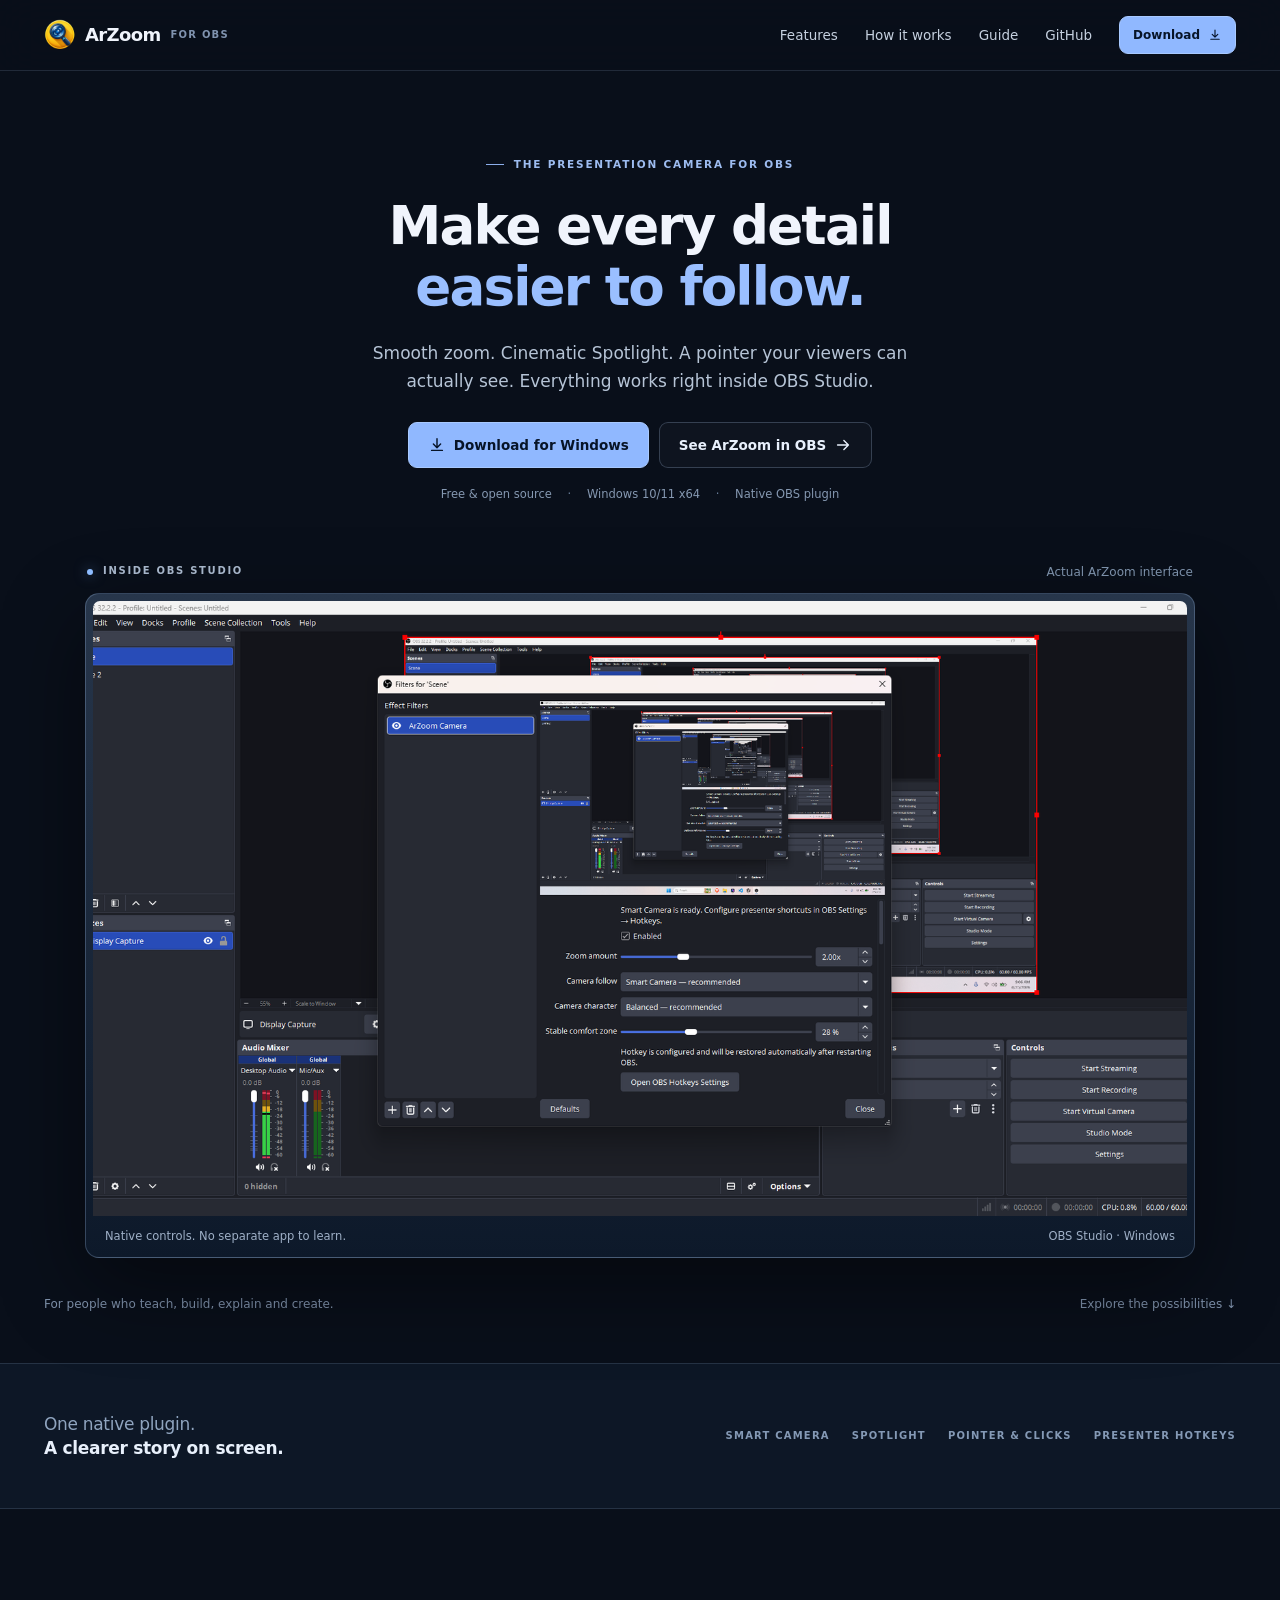
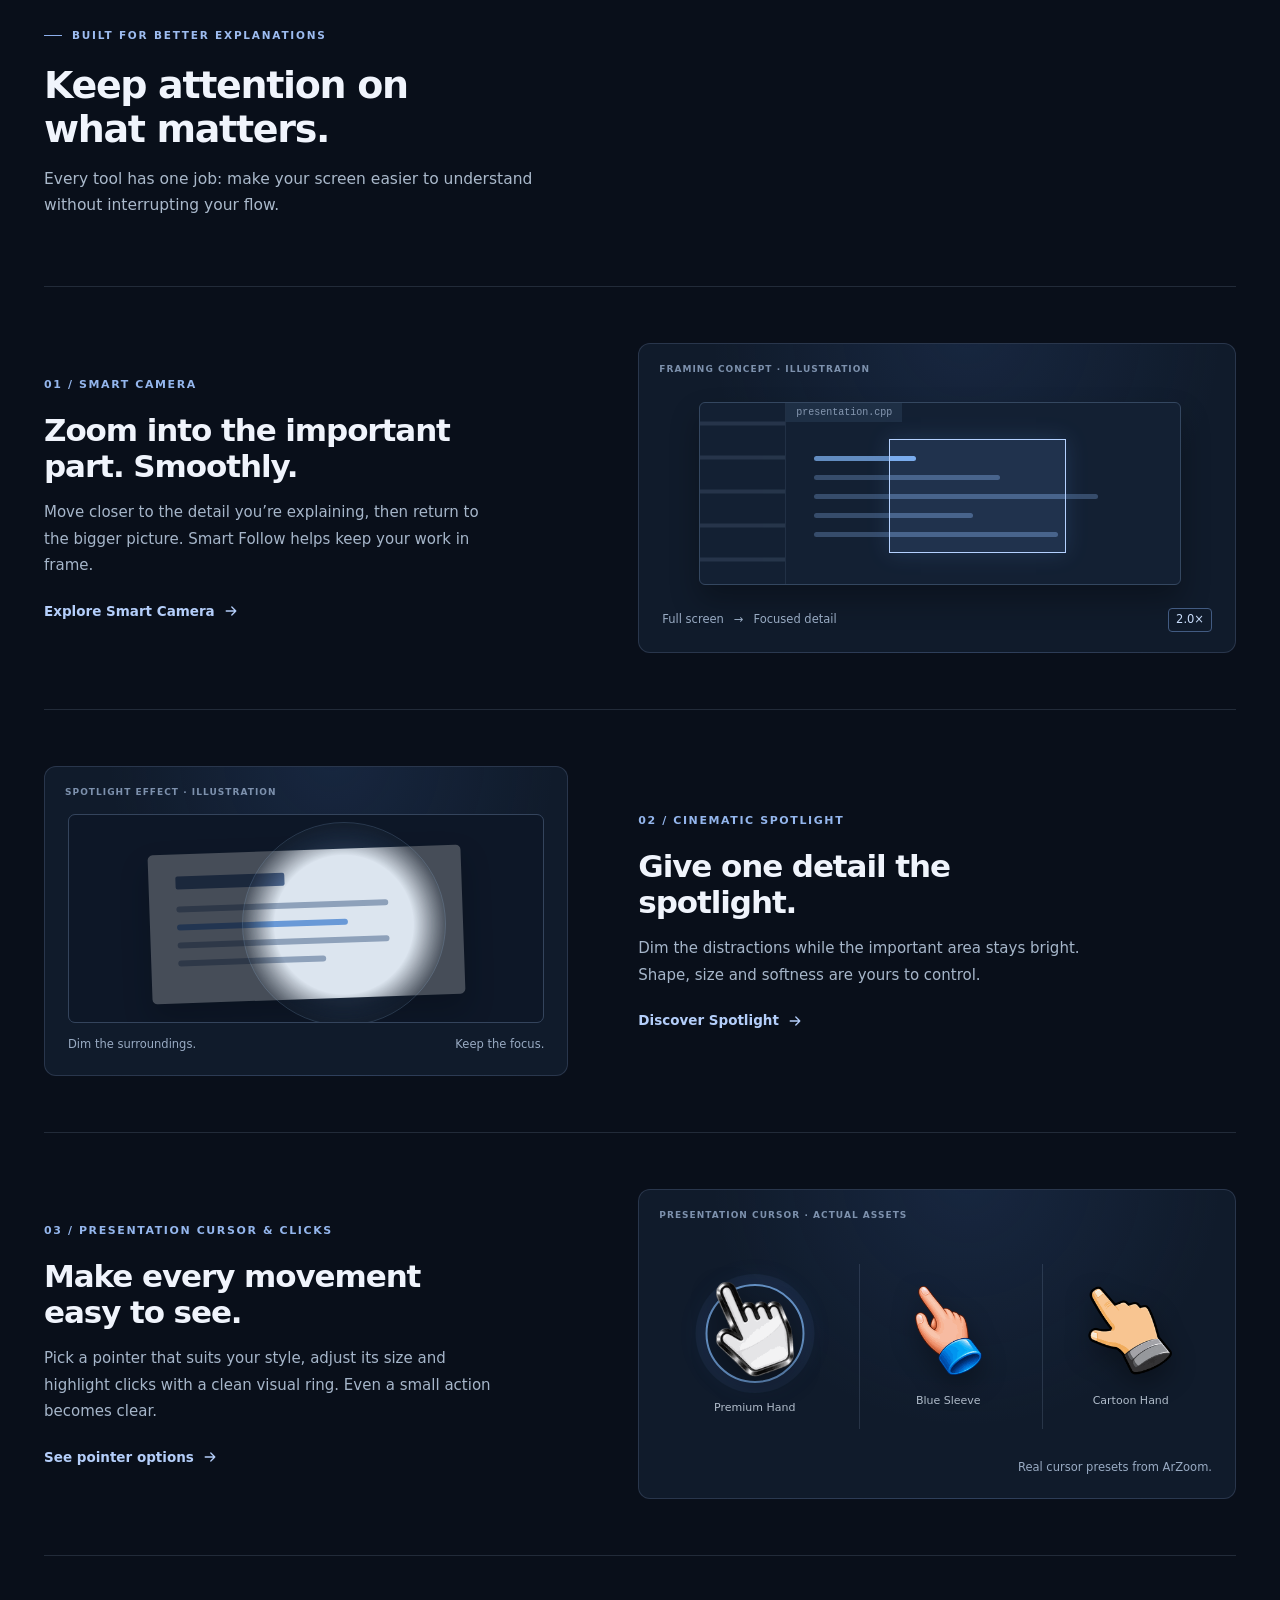
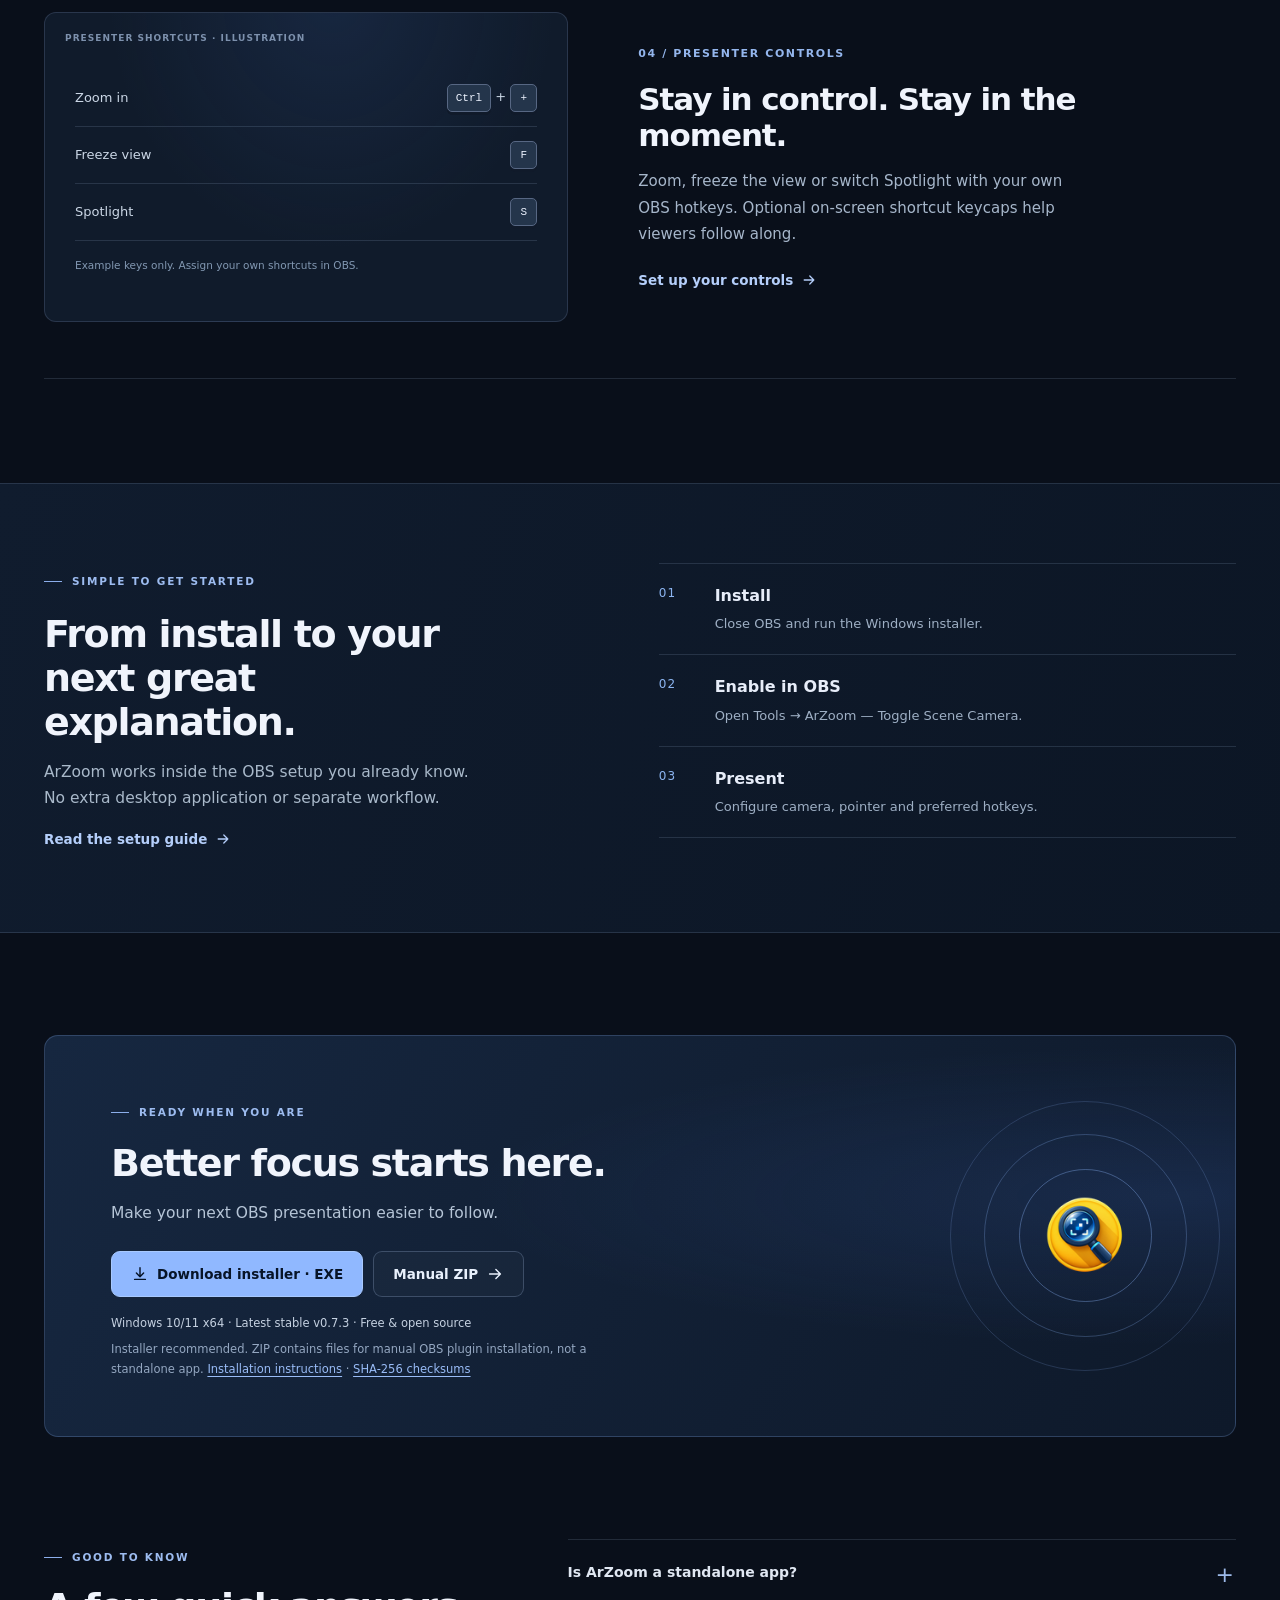
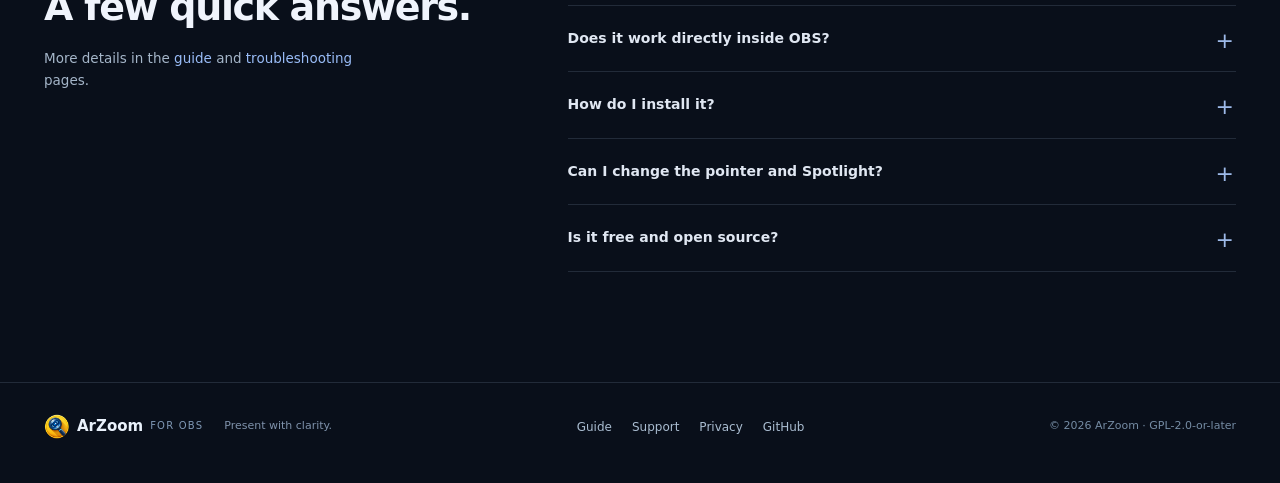
<file: docs/index.html>
<!doctype html>
<html lang="en">
<head>
  <meta charset="utf-8">
  <meta name="viewport" content="width=device-width, initial-scale=1">
  <title>ArZoom for OBS — Make every detail easier to follow</title>
  <meta name="description" content="Free native OBS Studio plugin for Windows. Guide your audience with smooth zoom, cinematic Spotlight, pointer presets and click feedback.">
  <meta name="keywords" content="OBS zoom plugin, OBS scene zoom, OBS spotlight, OBS mouse follow zoom, screen capture zoom, OBS tutorial plugin, OBS shortcut keycaps, OBS click feedback, OBS presentation camera">
  <meta name="author" content="Mas Ari">
  <meta name="theme-color" content="#090f1a">
  <link rel="canonical" href="https://masarray.github.io/arzoom-follow-obs/">
  <link rel="icon" href="assets/favicon-32.png" type="image/png" sizes="32x32">
  <link rel="icon" href="assets/favicon-192.png" type="image/png" sizes="192x192">
  <link rel="icon" href="favicon.ico" sizes="any">
  <link rel="apple-touch-icon" href="assets/apple-touch-icon.png" sizes="180x180">
  <link rel="preload" as="image" href="assets/product-screenshot.png" fetchpriority="high">
  <link rel="stylesheet" href="styles.css">
  <link rel="stylesheet" href="landing.css">
  <script src="site.js" defer></script>
  <meta property="og:type" content="website">
  <meta property="og:title" content="ArZoom for OBS — Make every detail easier to follow">
  <meta property="og:description" content="Smooth zoom, cinematic Spotlight and clear cursor feedback. Free native OBS plugin for Windows.">
  <meta property="og:url" content="https://masarray.github.io/arzoom-follow-obs/">
  <meta property="og:site_name" content="ArZoom for OBS">
  <meta property="og:image" content="https://masarray.github.io/arzoom-follow-obs/assets/og-image.png">
  <meta name="twitter:card" content="summary_large_image">
  <meta name="twitter:image" content="https://masarray.github.io/arzoom-follow-obs/assets/og-image.png">
  <script src="latest-release.js" defer></script>
  <script type="application/ld+json">
  {
    "@context": "https://schema.org",
    "@type": "SoftwareApplication",
    "name": "ArZoom for OBS",
    "applicationCategory": "MultimediaApplication",
    "applicationSubCategory": "OBS Studio plugin",
    "operatingSystem": "Windows 10, Windows 11",
    "softwareVersion": "0.7.3",
    "image": "https://masarray.github.io/arzoom-follow-obs/assets/og-image.png",
    "description": "Make screen presentations clearer with presenter-controlled zoom, Spotlight and pointer feedback inside OBS Studio.",
    "downloadUrl": "https://github.com/masarray/arzoom-follow-obs/releases/latest/download/ArZoom-OBS-Setup-windows-x64.exe",
    "softwareHelp": "https://masarray.github.io/arzoom-follow-obs/guide.html",
    "codeRepository": "https://github.com/masarray/arzoom-follow-obs",
    "license": "https://www.gnu.org/licenses/old-licenses/gpl-2.0.html",
    "author": {"@type": "Person", "name": "Mas Ari", "url": "https://github.com/masarray"}
  }
  </script>
</head>
<body class="landing">
  <a class="skip-link" href="#main">Skip to content</a>
  <header class="site-header"><div class="container nav"><a class="brand" href="index.html" aria-label="ArZoom home"><img src="assets/arzoom-logo-96.png" alt="" width="32" height="32"><span>ArZoom</span><small>for OBS</small></a><nav id="site-nav" class="nav-links" aria-label="Primary navigation"><a href="#features">Features</a><a href="#how-it-works">How it works</a><a href="guide.html">Guide</a><a href="https://github.com/masarray/arzoom-follow-obs">GitHub</a><a class="button primary small nav-cta" href="https://github.com/masarray/arzoom-follow-obs/releases/latest/download/ArZoom-OBS-Setup-windows-x64.exe">Download <svg aria-hidden="true" viewBox="0 0 20 20"><path d="M10 3v10m0 0 4-4m-4 4L6 9M4 16h12"/></svg></a></nav><button class="menu-toggle" type="button" aria-label="Open menu" aria-expanded="false" aria-controls="site-nav"><span></span><span></span><span></span></button></div></header>

  <main id="main">
<section class="hero container"><div class="hero-copy"><p class="eyebrow"><span class="eyebrow-line"></span>THE PRESENTATION CAMERA FOR OBS</p><h1>Make every detail<br><em>easier to follow.</em></h1><p class="hero-lead">Smooth zoom. Cinematic Spotlight. A pointer your viewers can actually see. Everything works right inside OBS Studio.</p><div class="hero-actions"><a class="button primary" href="https://github.com/masarray/arzoom-follow-obs/releases/latest/download/ArZoom-OBS-Setup-windows-x64.exe"><svg aria-hidden="true" viewBox="0 0 20 20"><path d="M10 3v10m0 0 4-4m-4 4L6 9M4 16h12"/></svg>Download for Windows</a><a class="button outline" href="#showcase">See ArZoom in OBS <svg aria-hidden="true" viewBox="0 0 20 20"><path d="M4 10h12m0 0-5-5m5 5-5 5"/></svg></a></div><p class="hero-micro">Free &amp; open source <span>·</span> Windows 10/11 x64 <span>·</span> Native OBS plugin</p></div>
<div class="hero-stage" id="showcase"><div class="stage-label"><span class="status-dot"></span>INSIDE OBS STUDIO <span>Actual ArZoom interface</span></div><figure class="product-window"><img src="assets/product-screenshot.png" alt="Actual ArZoom Scene Camera settings displayed inside OBS Studio" width="1600" height="900" fetchpriority="high"><figcaption><span>Native controls. No separate app to learn.</span><span>OBS Studio · Windows</span></figcaption></figure></div><div class="hero-tail"><span>For people who teach, build, explain and create.</span><span>Explore the possibilities ↓</span></div></section>
<section class="capability-band"><div class="container"><p>One native plugin.<br><strong>A clearer story on screen.</strong></p><div><span>SMART CAMERA</span><span>SPOTLIGHT</span><span>POINTER & CLICKS</span><span>PRESENTER HOTKEYS</span></div></div></section>
<section class="features container" id="features"><p class="eyebrow"><span class="eyebrow-line"></span>BUILT FOR BETTER EXPLANATIONS</p><h2>Keep attention on<br>what matters.</h2><p class="features-lead">Every tool has one job: make your screen easier to understand without interrupting your flow.</p><article class="chapter "><div class="chapter-copy"><span class="chapter-number">01 / SMART CAMERA</span><h3>Zoom into the important part. Smoothly.</h3><p>Move closer to the detail you’re explaining, then return to the bigger picture. Smart Follow helps keep your work in frame.</p><a href="guide.html">Explore Smart Camera <svg aria-hidden="true" viewBox="0 0 20 20"><path d="M4 10h12m0 0-5-5m5 5-5 5"/></svg></a></div><div class="chapter-visual"><span class="visual-label">FRAMING CONCEPT · ILLUSTRATION</span><div class="camera-canvas" aria-hidden="true"><div class="demo-rail"></div><div class="demo-editor"><span>presentation.cpp</span><i></i><i></i><i></i><i></i><i></i><b class="focus-rect"></b></div></div><div class="diagram-foot"><span>Full screen</span><span>→</span><span>Focused detail</span><em>2.0×</em></div></div></article><article class="chapter reverse"><div class="chapter-copy"><span class="chapter-number">02 / CINEMATIC SPOTLIGHT</span><h3>Give one detail the spotlight.</h3><p>Dim the distractions while the important area stays bright. Shape, size and softness are yours to control.</p><a href="guide.html">Discover Spotlight <svg aria-hidden="true" viewBox="0 0 20 20"><path d="M4 10h12m0 0-5-5m5 5-5 5"/></svg></a></div><div class="chapter-visual"><span class="visual-label">SPOTLIGHT EFFECT · ILLUSTRATION</span><div class="spotlight-stage" aria-hidden="true"><div class="mock-document"><b></b><i></i><i></i><i></i><i></i></div><div class="spotlight-shade"></div><div class="spotlight-circle"></div></div><div class="diagram-foot"><span>Dim the surroundings.</span><span>Keep the focus.</span></div></div></article><article class="chapter "><div class="chapter-copy"><span class="chapter-number">03 / PRESENTATION CURSOR & CLICKS</span><h3>Make every movement easy to see.</h3><p>Pick a pointer that suits your style, adjust its size and highlight clicks with a clean visual ring. Even a small action becomes clear.</p><a href="guide.html">See pointer options <svg aria-hidden="true" viewBox="0 0 20 20"><path d="M4 10h12m0 0-5-5m5 5-5 5"/></svg></a></div><div class="chapter-visual"><span class="visual-label">PRESENTATION CURSOR · ACTUAL ASSETS</span><div class="cursor-gallery"><div class="cursor-cell"><span class="click-halo"></span><img src="assets/premium-hand-chrome.png" alt="Premium Hand Chrome preset" loading="lazy" width="160" height="160"><small>Premium Hand</small></div><div class="cursor-cell"><img src="assets/blue-sleeve-hand.png" alt="Blue Sleeve Hand preset" loading="lazy" width="160" height="160"><small>Blue Sleeve</small></div><div class="cursor-cell"><img src="assets/cartoon-hand-pointer.png" alt="Cartoon Hand preset" loading="lazy" width="160" height="160"><small>Cartoon Hand</small></div></div><div class="diagram-foot"><span>Real cursor presets from ArZoom.</span></div></div></article><article class="chapter reverse"><div class="chapter-copy"><span class="chapter-number">04 / PRESENTER CONTROLS</span><h3>Stay in control. Stay in the moment.</h3><p>Zoom, freeze the view or switch Spotlight with your own OBS hotkeys. Optional on-screen shortcut keycaps help viewers follow along.</p><a href="guide.html">Set up your controls <svg aria-hidden="true" viewBox="0 0 20 20"><path d="M4 10h12m0 0-5-5m5 5-5 5"/></svg></a></div><div class="chapter-visual"><span class="visual-label">PRESENTER SHORTCUTS · ILLUSTRATION</span><div class="keys-panel"><div><span>Zoom in</span><span><kbd>Ctrl</kbd> + <kbd>+</kbd></span></div><div><span>Freeze view</span><span><kbd>F</kbd></span></div><div><span>Spotlight</span><span><kbd>S</kbd></span></div><p>Example keys only. Assign your own shortcuts in OBS.</p></div></div></article></section>
<section class="steps-band" id="how-it-works"><div class="container steps-layout"><div><p class="eyebrow"><span class="eyebrow-line"></span>SIMPLE TO GET STARTED</p><h2>From install to your next great explanation.</h2><p>ArZoom works inside the OBS setup you already know. No extra desktop application or separate workflow.</p><a href="guide.html" class="inline-link">Read the setup guide <svg aria-hidden="true" viewBox="0 0 20 20"><path d="M4 10h12m0 0-5-5m5 5-5 5"/></svg></a></div><ol><li><span>01</span><strong>Install</strong><p>Close OBS and run the Windows installer.</p></li><li><span>02</span><strong>Enable in OBS</strong><p>Open Tools → ArZoom — Toggle Scene Camera.</p></li><li><span>03</span><strong>Present</strong><p>Configure camera, pointer and preferred hotkeys.</p></li></ol></div></section>
<section class="download-section container" id="download"><div class="download-panel"><div><p class="eyebrow"><span class="eyebrow-line"></span>READY WHEN YOU ARE</p><h2>Better focus starts here.</h2><p>Make your next OBS presentation easier to follow.</p><div class="download-actions"><a class="button primary" href="https://github.com/masarray/arzoom-follow-obs/releases/latest/download/ArZoom-OBS-Setup-windows-x64.exe"><svg aria-hidden="true" viewBox="0 0 20 20"><path d="M10 3v10m0 0 4-4m-4 4L6 9M4 16h12"/></svg>Download installer · EXE</a><a class="button outline" href="https://github.com/masarray/arzoom-follow-obs/releases/latest/download/ArZoom-OBS-Manual-windows-x64.zip">Manual ZIP <svg aria-hidden="true" viewBox="0 0 20 20"><path d="M4 10h12m0 0-5-5m5 5-5 5"/></svg></a></div><p class="download-note">Windows 10/11 x64 · Latest stable <span data-latest-stable-version>v0.7.3</span> · Free & open source</p><p class="download-help">Installer recommended. ZIP contains files for manual OBS plugin installation, not a standalone app. <a href="guide.html">Installation instructions</a> · <a href="https://github.com/masarray/arzoom-follow-obs/releases/latest/download/SHA256SUMS.txt">SHA-256 checksums</a></p></div><div class="download-orbit" aria-hidden="true"><div></div><div></div><div></div><img src="assets/arzoom-logo-96.png" alt=""></div></div></section>
<section class="faq-section container"><div><p class="eyebrow"><span class="eyebrow-line"></span>GOOD TO KNOW</p><h2>A few quick answers.</h2><p>More details in the <a href="guide.html">guide</a> and <a href="troubleshooting.html">troubleshooting</a> pages.</p></div><div class="faq-answers"><details><summary>Is ArZoom a standalone app?</summary><p>No. ArZoom is a native plugin that runs inside OBS Studio on Windows.</p></details><details><summary>Does it work directly inside OBS?</summary><p>Yes. It adds presentation-camera controls to your existing OBS workflow.</p></details><details><summary>How do I install it?</summary><p>Close OBS, run the Windows installer, then reopen OBS and enable Scene Camera from the Tools menu. <a href="guide.html">See the setup guide.</a></p></details><details><summary>Can I change the pointer and Spotlight?</summary><p>Yes. Choose from 13 pointer styles, adjust size and Spotlight focus, and turn on click feedback. Spotlight is off by default.</p></details><details><summary>Is it free and open source?</summary><p>Yes. ArZoom is free and its code is available on <a href="https://github.com/masarray/arzoom-follow-obs">GitHub</a> under GPL-2.0-or-later.</p></details></div></section></main>
<footer class="site-footer"><div class="container footer-row"><div class="footer-brand"><img src="assets/arzoom-logo-96.png" alt="" width="26" height="26"><strong>ArZoom</strong><span>for OBS</span><small>Present with clarity.</small></div><div class="footer-links"><a href="guide.html">Guide</a><a href="troubleshooting.html">Support</a><a href="privacy.html">Privacy</a><a href="https://github.com/masarray/arzoom-follow-obs">GitHub</a></div><small>© 2026 ArZoom · GPL-2.0-or-later</small></div></footer>
</body>
</html>
</file>
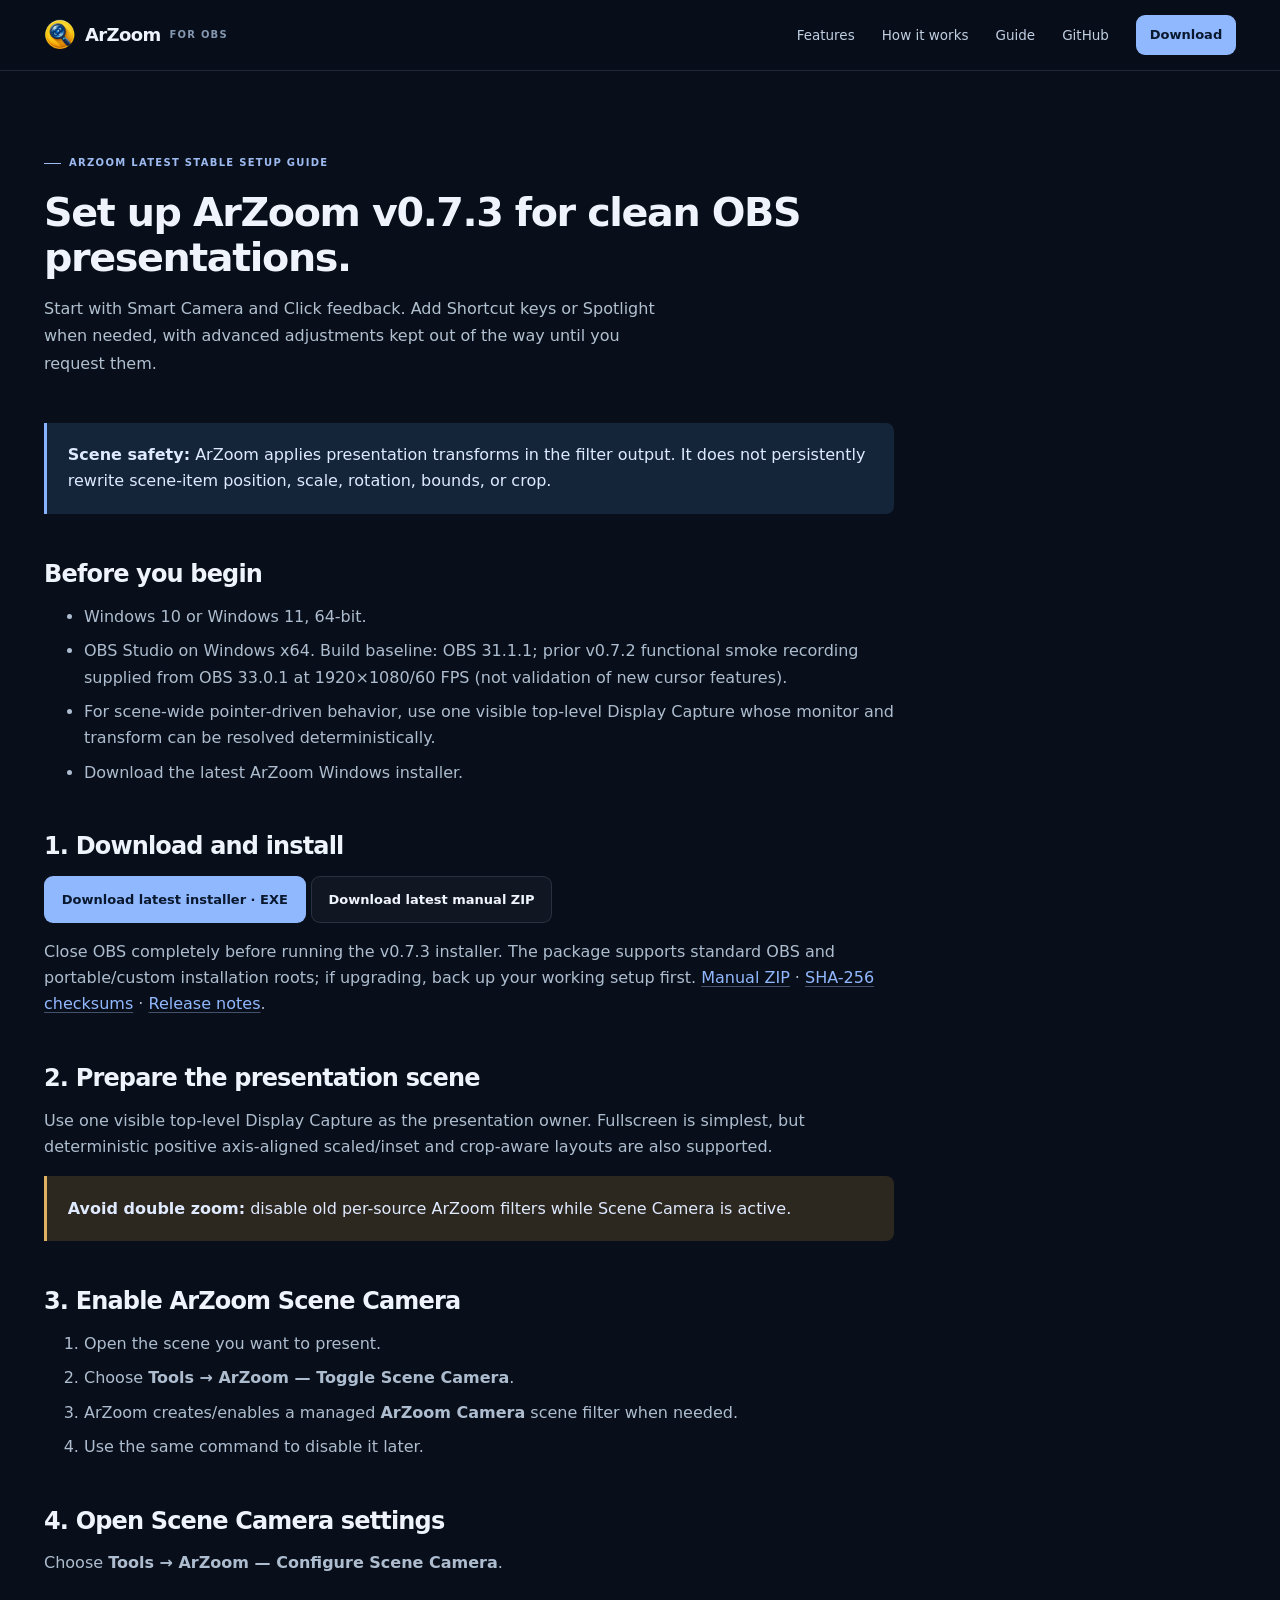
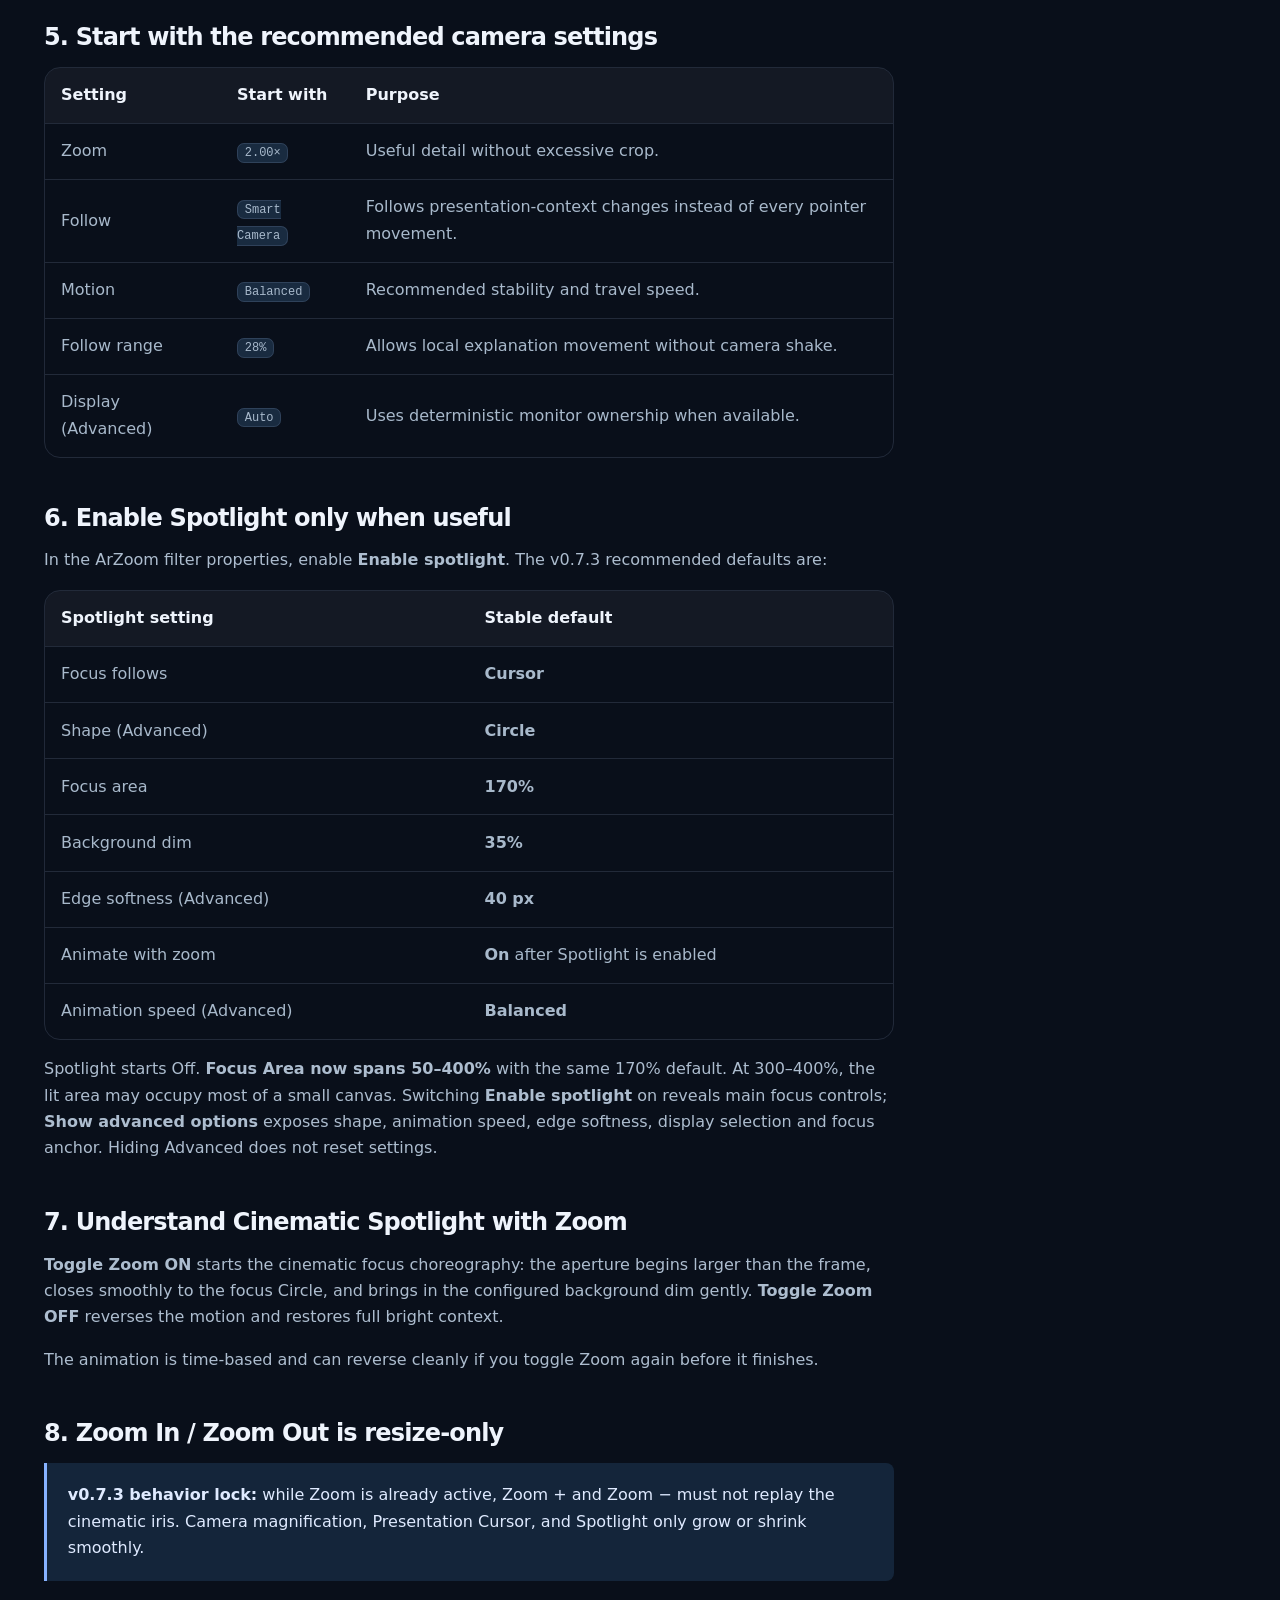
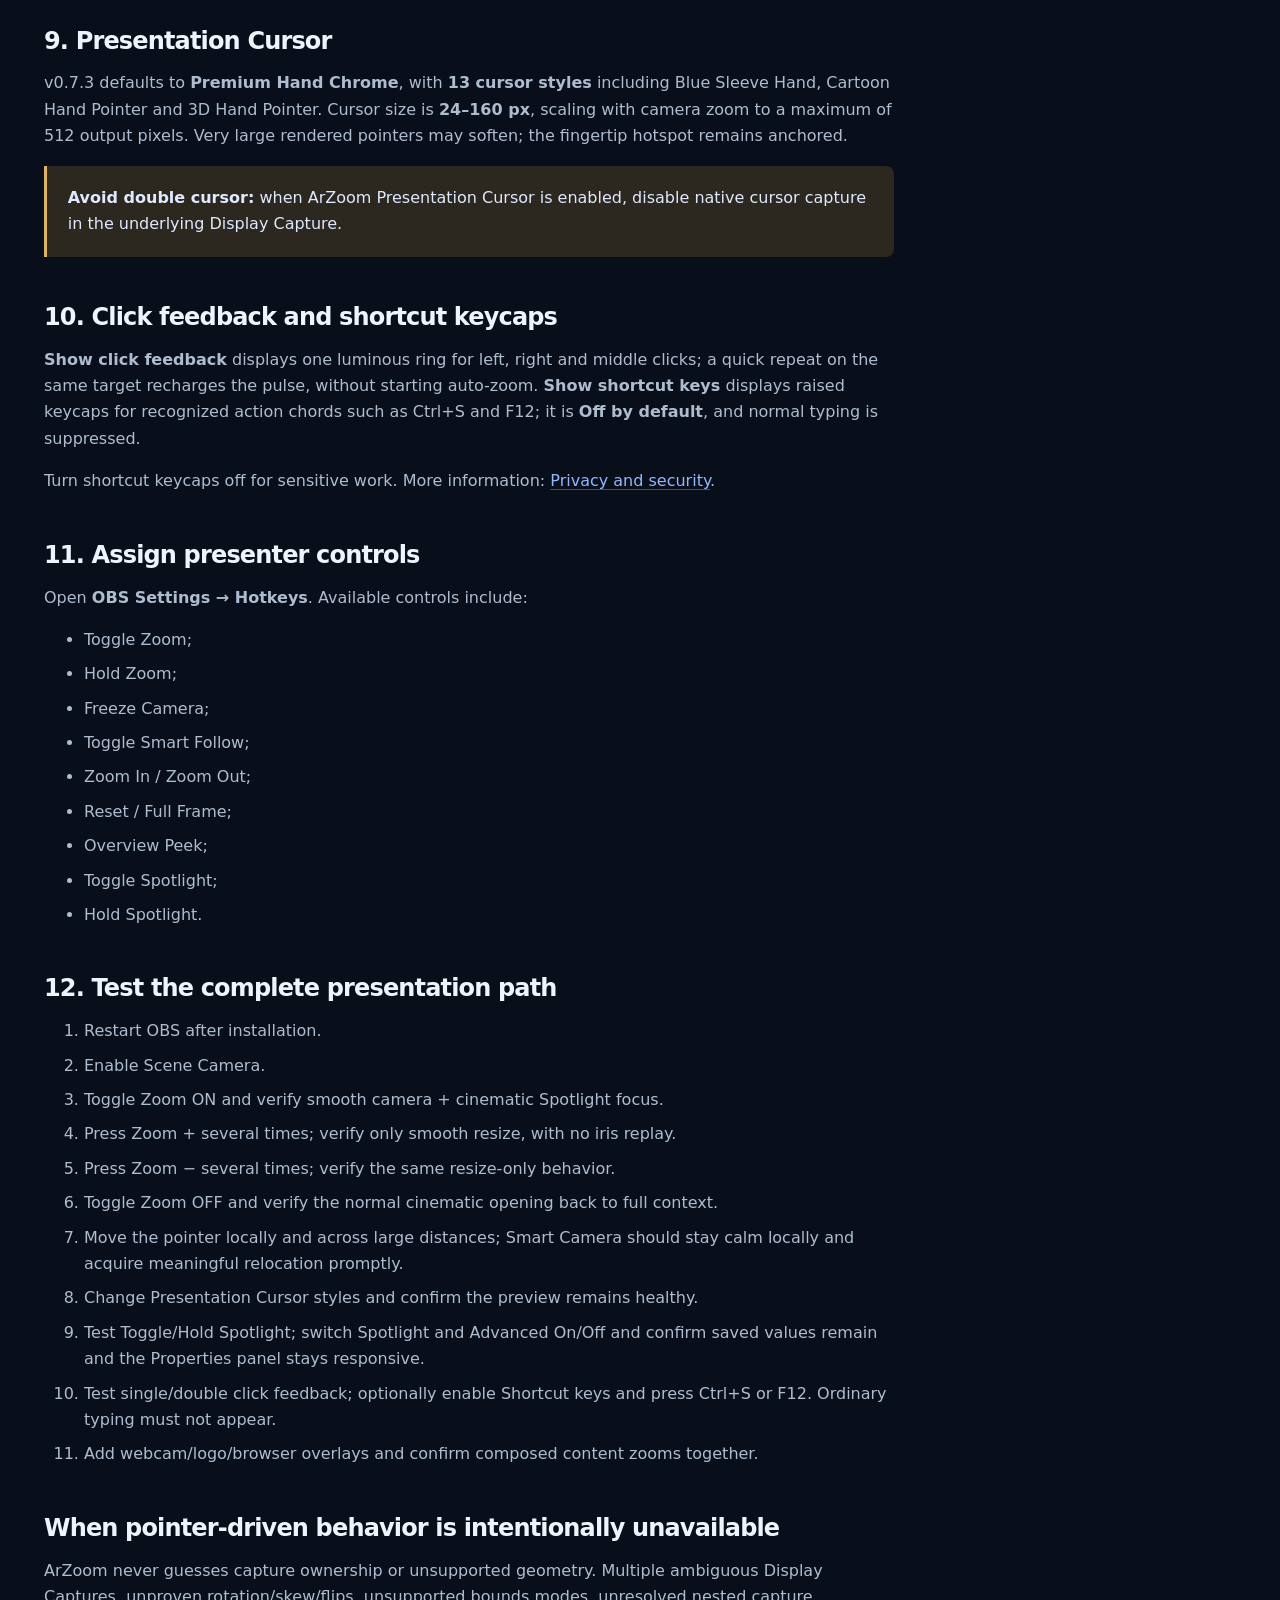
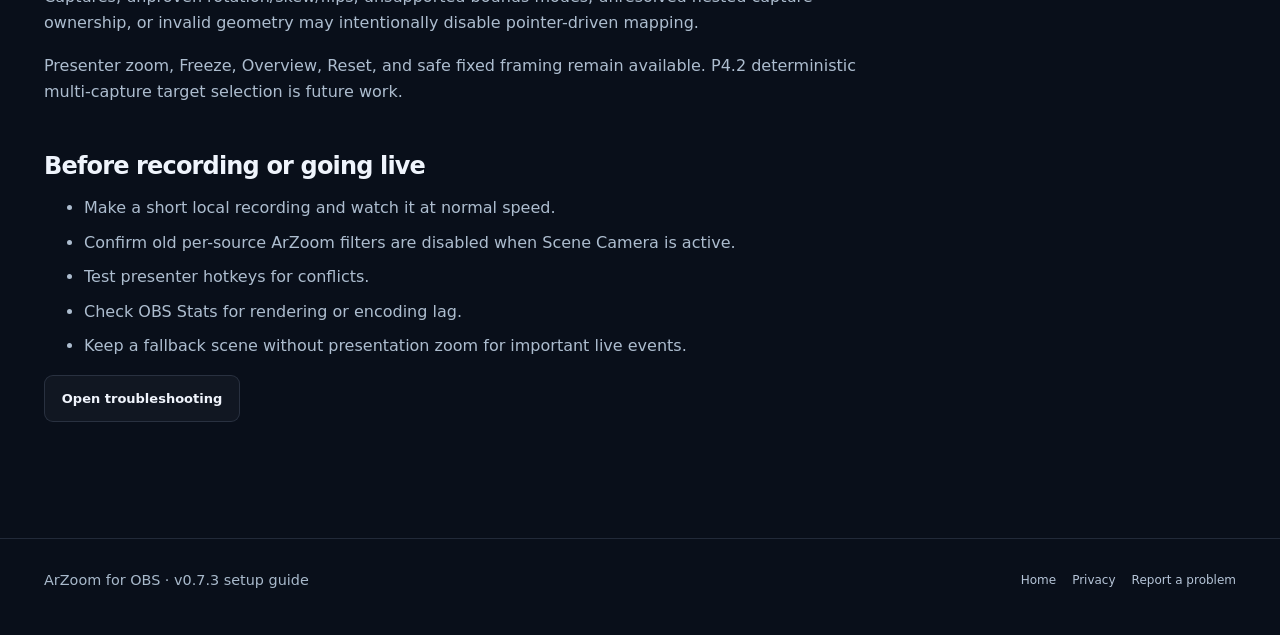
<file: docs/guide.html>
<!doctype html>
<html lang="en">
<head>
  <meta charset="utf-8">
  <meta name="viewport" content="width=device-width, initial-scale=1">
  <title>How to Install and Use ArZoom v0.7.3 in OBS</title>
  <meta name="description" content="Install ArZoom stable v0.7.3 for OBS Windows, enable Smart Camera, use luminous click feedback, opt-in shortcut keycaps and configure Spotlight and hotkeys.">
  <meta name="keywords" content="install ArZoom OBS, ArZoom Scene Camera, OBS zoom hotkey, OBS spotlight, OBS presentation camera guide">
  <meta name="theme-color" content="#090f1a">
  <link rel="canonical" href="https://masarray.github.io/arzoom-follow-obs/guide.html">
  <link rel="icon" href="assets/favicon-32.png" type="image/png" sizes="32x32">
  <link rel="icon" href="favicon.ico" sizes="any">
  <link rel="apple-touch-icon" href="assets/apple-touch-icon.png" sizes="180x180">
  <link rel="stylesheet" href="styles.css">
  <link rel="stylesheet" href="landing.css">
  <script src="site.js" defer></script>
</head>
<body class="docs">
  <a class="skip-link" href="#main">Skip to content</a>
  <header class="site-header"><div class="container nav"><a class="brand" href="index.html" aria-label="ArZoom home"><img src="assets/arzoom-logo-96.png" alt="" width="32" height="32"><span>ArZoom</span><small>for OBS</small></a><nav id="site-nav" class="nav-links" aria-label="Primary navigation"><a href="index.html#features">Features</a><a href="index.html#how-it-works">How it works</a><a href="guide.html">Guide</a><a href="https://github.com/masarray/arzoom-follow-obs">GitHub</a><a class="button primary small nav-cta" href="https://github.com/masarray/arzoom-follow-obs/releases/latest/download/ArZoom-OBS-Setup-windows-x64.exe">Download</a></nav><button class="menu-toggle" type="button" aria-label="Open menu" aria-expanded="false" aria-controls="site-nav"><span></span><span></span><span></span></button></div></header>

  <main id="main" class="container">
    <header class="page-hero">
      <span class="eyebrow">ArZoom latest stable setup guide</span>
      <h1>Set up ArZoom v0.7.3 for clean OBS presentations.</h1>
      <p class="lead">Start with Smart Camera and Click feedback. Add Shortcut keys or Spotlight when needed, with advanced adjustments kept out of the way until you request them.</p>
    </header>

    <article class="prose">
      <div class="callout"><strong>Scene safety:</strong> ArZoom applies presentation transforms in the filter output. It does not persistently rewrite scene-item position, scale, rotation, bounds, or crop.</div>

      <h2>Before you begin</h2>
      <ul>
        <li>Windows 10 or Windows 11, 64-bit.</li>
        <li>OBS Studio on Windows x64. Build baseline: OBS 31.1.1; prior v0.7.2 functional smoke recording supplied from OBS 33.0.1 at 1920×1080/60 FPS (not validation of new cursor features).</li>
        <li>For scene-wide pointer-driven behavior, use one visible top-level Display Capture whose monitor and transform can be resolved deterministically.</li>
        <li>Download the latest ArZoom Windows installer.</li>
      </ul>

      <h2>1. Download and install</h2>
      <p><a class="button primary" href="https://github.com/masarray/arzoom-follow-obs/releases/latest/download/ArZoom-OBS-Setup-windows-x64.exe" download>Download latest installer · EXE</a> <a class="button secondary" href="https://github.com/masarray/arzoom-follow-obs/releases/latest/download/ArZoom-OBS-Manual-windows-x64.zip" download>Download latest manual ZIP</a></p>
      <p>Close OBS completely before running the v0.7.3 installer. The package supports standard OBS and portable/custom installation roots; if upgrading, back up your working setup first. <a href="https://github.com/masarray/arzoom-follow-obs/releases/latest/download/ArZoom-OBS-Manual-windows-x64.zip">Manual ZIP</a> · <a href="https://github.com/masarray/arzoom-follow-obs/releases/latest/download/SHA256SUMS.txt">SHA-256 checksums</a> · <a href="https://github.com/masarray/arzoom-follow-obs/releases/tag/v0.7.3">Release notes</a>.</p>

      <h2>2. Prepare the presentation scene</h2>
      <p>Use one visible top-level Display Capture as the presentation owner. Fullscreen is simplest, but deterministic positive axis-aligned scaled/inset and crop-aware layouts are also supported.</p>
      <div class="callout warning"><strong>Avoid double zoom:</strong> disable old per-source ArZoom filters while Scene Camera is active.</div>

      <h2>3. Enable ArZoom Scene Camera</h2>
      <ol>
        <li>Open the scene you want to present.</li>
        <li>Choose <strong>Tools → ArZoom — Toggle Scene Camera</strong>.</li>
        <li>ArZoom creates/enables a managed <strong>ArZoom Camera</strong> scene filter when needed.</li>
        <li>Use the same command to disable it later.</li>
      </ol>

      <h2>4. Open Scene Camera settings</h2>
      <p>Choose <strong>Tools → ArZoom — Configure Scene Camera</strong>.</p>

      <h2>5. Start with the recommended camera settings</h2>
      <div class="table-wrap">
        <table>
          <thead><tr><th>Setting</th><th>Start with</th><th>Purpose</th></tr></thead>
          <tbody>
            <tr><td>Zoom</td><td><code>2.00×</code></td><td>Useful detail without excessive crop.</td></tr>
            <tr><td>Follow</td><td><code>Smart Camera</code></td><td>Follows presentation-context changes instead of every pointer movement.</td></tr>
            <tr><td>Motion</td><td><code>Balanced</code></td><td>Recommended stability and travel speed.</td></tr>
            <tr><td>Follow range</td><td><code>28%</code></td><td>Allows local explanation movement without camera shake.</td></tr>
            <tr><td>Display (Advanced)</td><td><code>Auto</code></td><td>Uses deterministic monitor ownership when available.</td></tr>
          </tbody>
        </table>
      </div>

      <h2>6. Enable Spotlight only when useful</h2>
      <p>In the ArZoom filter properties, enable <strong>Enable spotlight</strong>. The v0.7.3 recommended defaults are:</p>
      <div class="table-wrap">
        <table>
          <thead><tr><th>Spotlight setting</th><th>Stable default</th></tr></thead>
          <tbody>
            <tr><td>Focus follows</td><td><strong>Cursor</strong></td></tr>
            <tr><td>Shape (Advanced)</td><td><strong>Circle</strong></td></tr>
            <tr><td>Focus area</td><td><strong>170%</strong></td></tr>
            <tr><td>Background dim</td><td><strong>35%</strong></td></tr>
            <tr><td>Edge softness (Advanced)</td><td><strong>40 px</strong></td></tr>
            <tr><td>Animate with zoom</td><td><strong>On</strong> after Spotlight is enabled</td></tr>
            <tr><td>Animation speed (Advanced)</td><td><strong>Balanced</strong></td></tr>
          </tbody>
        </table>
      </div>
      <p>Spotlight starts Off. <strong>Focus Area now spans 50–400%</strong> with the same 170% default. At 300–400%, the lit area may occupy most of a small canvas. Switching <strong>Enable spotlight</strong> on reveals main focus controls; <strong>Show advanced options</strong> exposes shape, animation speed, edge softness, display selection and focus anchor. Hiding Advanced does not reset settings.</p>

      <h2>7. Understand Cinematic Spotlight with Zoom</h2>
      <p><strong>Toggle Zoom ON</strong> starts the cinematic focus choreography: the aperture begins larger than the frame, closes smoothly to the focus Circle, and brings in the configured background dim gently. <strong>Toggle Zoom OFF</strong> reverses the motion and restores full bright context.</p>
      <p>The animation is time-based and can reverse cleanly if you toggle Zoom again before it finishes.</p>

      <h2>8. Zoom In / Zoom Out is resize-only</h2>
      <div class="callout"><strong>v0.7.3 behavior lock:</strong> while Zoom is already active, Zoom + and Zoom − must not replay the cinematic iris. Camera magnification, Presentation Cursor, and Spotlight only grow or shrink smoothly.</div>

      <h2>9. Presentation Cursor</h2>
      <p>v0.7.3 defaults to <strong>Premium Hand Chrome</strong>, with <strong>13 cursor styles</strong> including Blue Sleeve Hand, Cartoon Hand Pointer and 3D Hand Pointer. Cursor size is <strong>24–160 px</strong>, scaling with camera zoom to a maximum of 512 output pixels. Very large rendered pointers may soften; the fingertip hotspot remains anchored.</p>
      <div class="callout warning"><strong>Avoid double cursor:</strong> when ArZoom Presentation Cursor is enabled, disable native cursor capture in the underlying Display Capture.</div>

      <h2>10. Click feedback and shortcut keycaps</h2>
      <p><strong>Show click feedback</strong> displays one luminous ring for left, right and middle clicks; a quick repeat on the same target recharges the pulse, without starting auto-zoom. <strong>Show shortcut keys</strong> displays raised keycaps for recognized action chords such as Ctrl+S and F12; it is <strong>Off by default</strong>, and normal typing is suppressed.</p>
      <p>Turn shortcut keycaps off for sensitive work. More information: <a href="privacy.html">Privacy and security</a>.</p>
      <h2>11. Assign presenter controls</h2>
      <p>Open <strong>OBS Settings → Hotkeys</strong>. Available controls include:</p>
      <ul>
        <li>Toggle Zoom;</li>
        <li>Hold Zoom;</li>
        <li>Freeze Camera;</li>
        <li>Toggle Smart Follow;</li>
        <li>Zoom In / Zoom Out;</li>
        <li>Reset / Full Frame;</li>
        <li>Overview Peek;</li>
        <li>Toggle Spotlight;</li>
        <li>Hold Spotlight.</li>
      </ul>

      <h2>12. Test the complete presentation path</h2>
      <ol>
        <li>Restart OBS after installation.</li>
        <li>Enable Scene Camera.</li>
        <li>Toggle Zoom ON and verify smooth camera + cinematic Spotlight focus.</li>
        <li>Press Zoom + several times; verify only smooth resize, with no iris replay.</li>
        <li>Press Zoom − several times; verify the same resize-only behavior.</li>
        <li>Toggle Zoom OFF and verify the normal cinematic opening back to full context.</li>
        <li>Move the pointer locally and across large distances; Smart Camera should stay calm locally and acquire meaningful relocation promptly.</li>
        <li>Change Presentation Cursor styles and confirm the preview remains healthy.</li>
        <li>Test Toggle/Hold Spotlight; switch Spotlight and Advanced On/Off and confirm saved values remain and the Properties panel stays responsive.</li>
        <li>Test single/double click feedback; optionally enable Shortcut keys and press Ctrl+S or F12. Ordinary typing must not appear.</li>
        <li>Add webcam/logo/browser overlays and confirm composed content zooms together.</li>
      </ol>

      <h2>When pointer-driven behavior is intentionally unavailable</h2>
      <p>ArZoom never guesses capture ownership or unsupported geometry. Multiple ambiguous Display Captures, unproven rotation/skew/flips, unsupported bounds modes, unresolved nested capture ownership, or invalid geometry may intentionally disable pointer-driven mapping.</p>
      <p>Presenter zoom, Freeze, Overview, Reset, and safe fixed framing remain available. P4.2 deterministic multi-capture target selection is future work.</p>

      <h2>Before recording or going live</h2>
      <ul>
        <li>Make a short local recording and watch it at normal speed.</li>
        <li>Confirm old per-source ArZoom filters are disabled when Scene Camera is active.</li>
        <li>Test presenter hotkeys for conflicts.</li>
        <li>Check OBS Stats for rendering or encoding lag.</li>
        <li>Keep a fallback scene without presentation zoom for important live events.</li>
      </ul>

      <p><a class="button secondary" href="troubleshooting.html">Open troubleshooting</a></p>
    </article>
  </main>

  <footer class="site-footer"><div class="container footer-row"><div>ArZoom for OBS · v0.7.3 setup guide</div><div class="footer-links"><a href="index.html">Home</a><a href="privacy.html">Privacy</a><a href="https://github.com/masarray/arzoom-follow-obs/issues">Report a problem</a></div></div></footer>
</body>
</html>
</file>
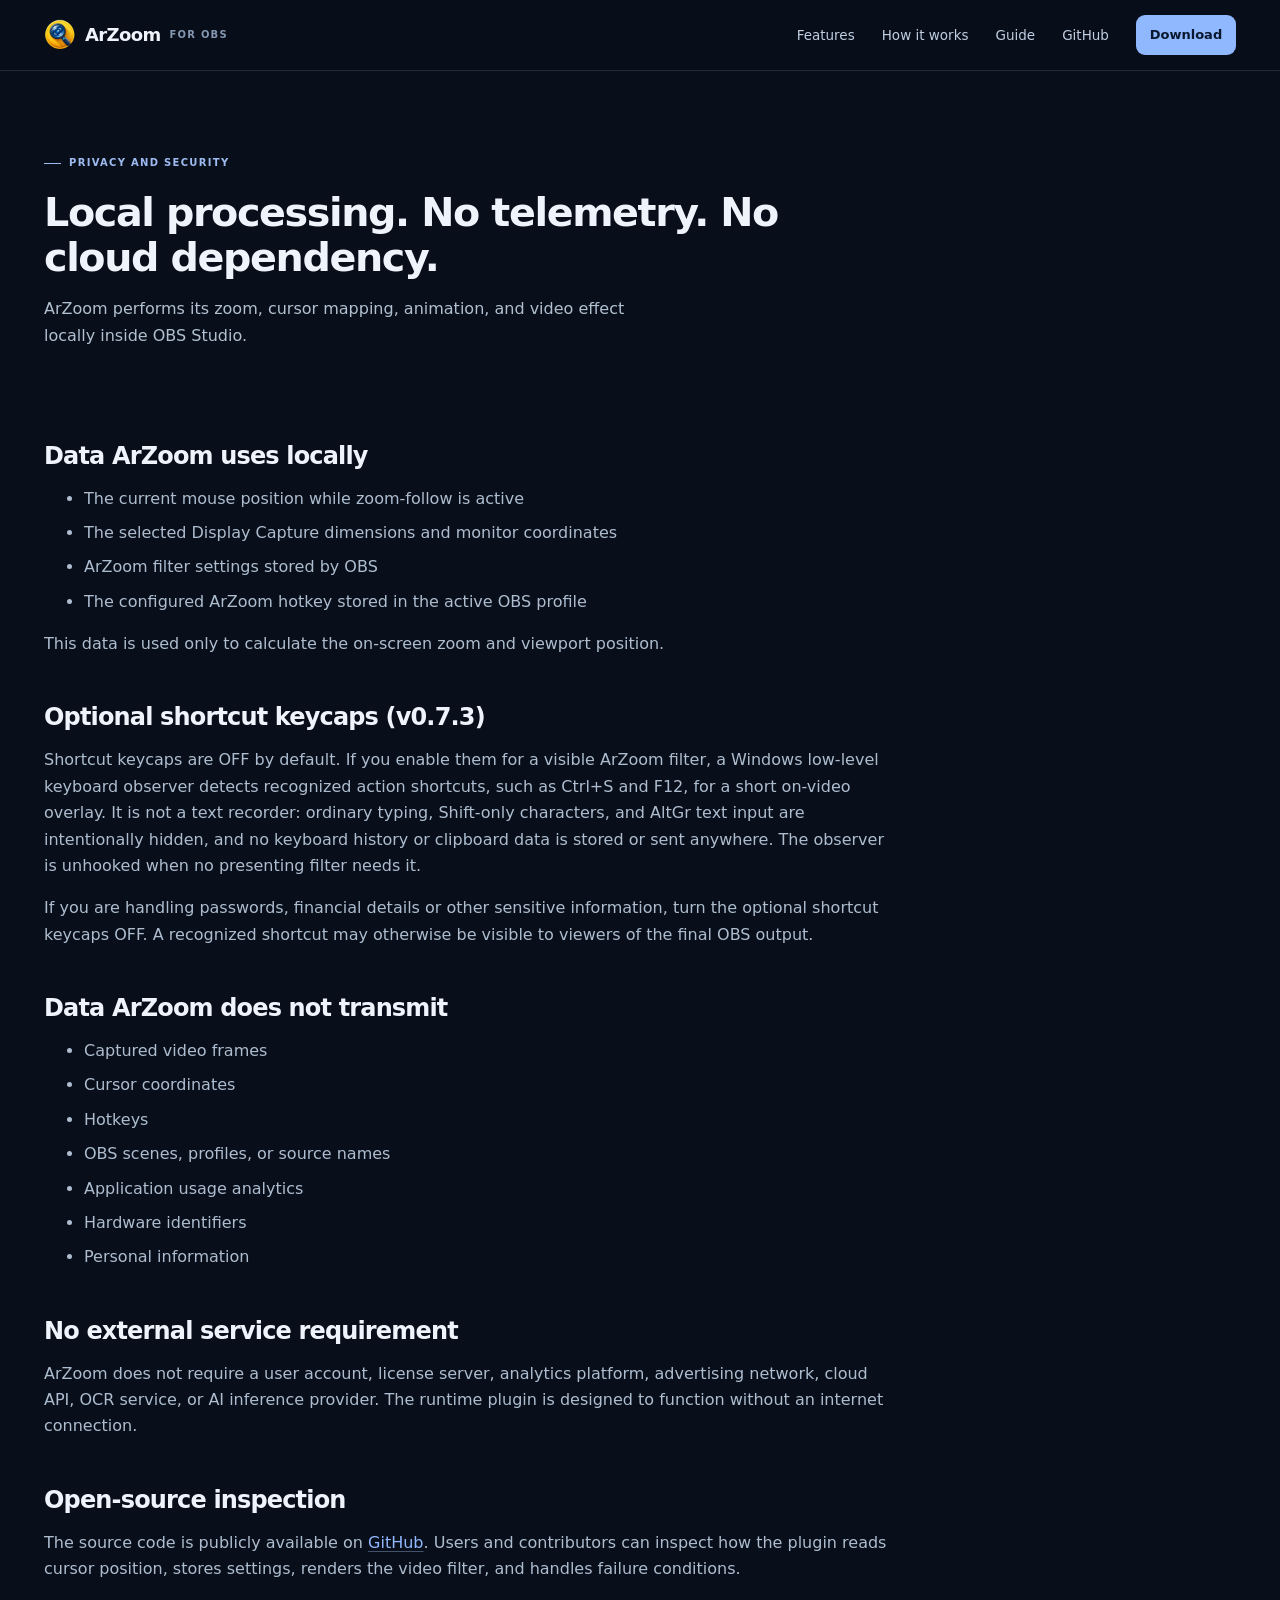
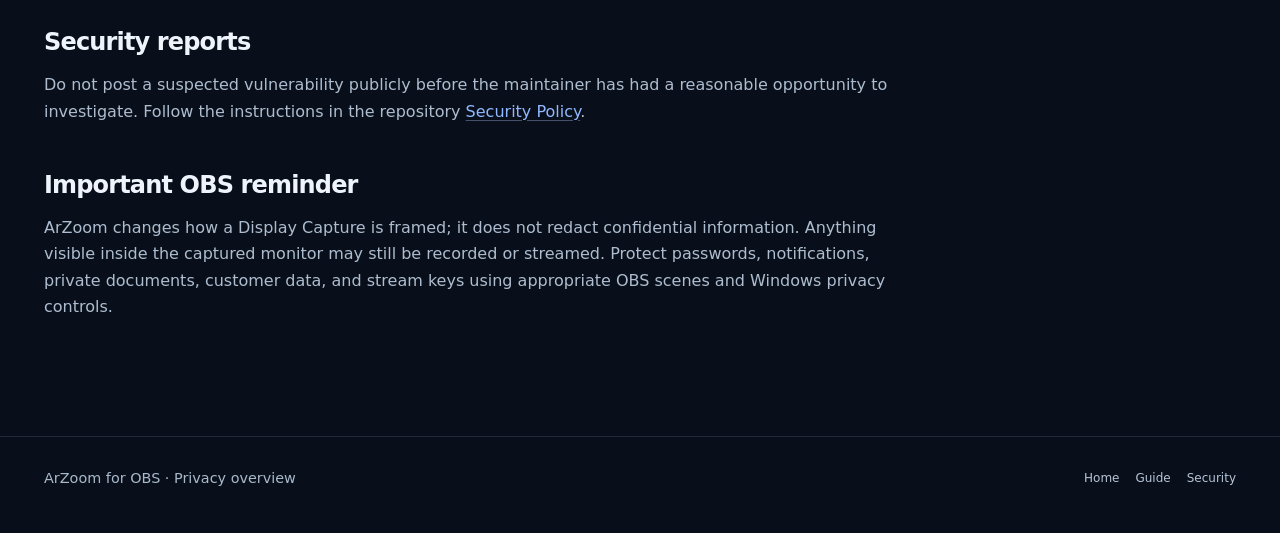
<file: docs/privacy.html>
<!doctype html>
<html lang="en">
<head>
  <meta charset="utf-8">
  <meta name="viewport" content="width=device-width, initial-scale=1">
  <title>ArZoom Privacy and Security — Local OBS Plugin</title>
  <meta name="description" content="Privacy information for ArZoom v0.7.3: local OBS camera processing, no telemetry, and an opt-in Windows shortcut keycap observer that does not keep a typing history.">
  <meta name="keywords" content="ArZoom privacy, OBS plugin privacy, local OBS zoom plugin, no telemetry OBS plugin">
  <meta name="theme-color" content="#090f1a">
  <link rel="canonical" href="https://masarray.github.io/arzoom-follow-obs/privacy.html">
  <link rel="icon" href="assets/favicon-32.png" type="image/png" sizes="32x32">
  <link rel="icon" href="favicon.ico" sizes="any">
  <link rel="apple-touch-icon" href="assets/apple-touch-icon.png" sizes="180x180">
  <link rel="stylesheet" href="styles.css">
  <link rel="stylesheet" href="landing.css">
  <script src="site.js" defer></script>
</head>
<body class="docs">
  <a class="skip-link" href="#main">Skip to content</a>
  <header class="site-header"><div class="container nav"><a class="brand" href="index.html" aria-label="ArZoom home"><img src="assets/arzoom-logo-96.png" alt="" width="32" height="32"><span>ArZoom</span><small>for OBS</small></a><nav id="site-nav" class="nav-links" aria-label="Primary navigation"><a href="index.html#features">Features</a><a href="index.html#how-it-works">How it works</a><a href="guide.html">Guide</a><a href="https://github.com/masarray/arzoom-follow-obs">GitHub</a><a class="button primary small nav-cta" href="https://github.com/masarray/arzoom-follow-obs/releases/latest/download/ArZoom-OBS-Setup-windows-x64.exe">Download</a></nav><button class="menu-toggle" type="button" aria-label="Open menu" aria-expanded="false" aria-controls="site-nav"><span></span><span></span><span></span></button></div></header>

  <main id="main" class="container">
    <header class="page-hero">
      <span class="eyebrow">Privacy and security</span>
      <h1>Local processing. No telemetry. No cloud dependency.</h1>
      <p class="lead">ArZoom performs its zoom, cursor mapping, animation, and video effect locally inside OBS Studio.</p>
    </header>

    <article class="prose">
      <h2>Data ArZoom uses locally</h2>
      <ul>
        <li>The current mouse position while zoom-follow is active</li>
        <li>The selected Display Capture dimensions and monitor coordinates</li>
        <li>ArZoom filter settings stored by OBS</li>
        <li>The configured ArZoom hotkey stored in the active OBS profile</li>
      </ul>
      <p>This data is used only to calculate the on-screen zoom and viewport position.</p>

      <h2>Optional shortcut keycaps (v0.7.3)</h2>
      <p>Shortcut keycaps are OFF by default. If you enable them for a visible ArZoom filter, a Windows low-level keyboard observer detects recognized action shortcuts, such as Ctrl+S and F12, for a short on-video overlay. It is not a text recorder: ordinary typing, Shift-only characters, and AltGr text input are intentionally hidden, and no keyboard history or clipboard data is stored or sent anywhere. The observer is unhooked when no presenting filter needs it.</p>
      <p>If you are handling passwords, financial details or other sensitive information, turn the optional shortcut keycaps OFF. A recognized shortcut may otherwise be visible to viewers of the final OBS output.</p>

      <h2>Data ArZoom does not transmit</h2>
      <ul>
        <li>Captured video frames</li>
        <li>Cursor coordinates</li>
        <li>Hotkeys</li>
        <li>OBS scenes, profiles, or source names</li>
        <li>Application usage analytics</li>
        <li>Hardware identifiers</li>
        <li>Personal information</li>
      </ul>

      <h2>No external service requirement</h2>
      <p>ArZoom does not require a user account, license server, analytics platform, advertising network, cloud API, OCR service, or AI inference provider. The runtime plugin is designed to function without an internet connection.</p>

      <h2>Open-source inspection</h2>
      <p>The source code is publicly available on <a href="https://github.com/masarray/arzoom-follow-obs">GitHub</a>. Users and contributors can inspect how the plugin reads cursor position, stores settings, renders the video filter, and handles failure conditions.</p>

      <h2>Security reports</h2>
      <p>Do not post a suspected vulnerability publicly before the maintainer has had a reasonable opportunity to investigate. Follow the instructions in the repository <a href="https://github.com/masarray/arzoom-follow-obs/blob/main/SECURITY.md">Security Policy</a>.</p>

      <h2>Important OBS reminder</h2>
      <p>ArZoom changes how a Display Capture is framed; it does not redact confidential information. Anything visible inside the captured monitor may still be recorded or streamed. Protect passwords, notifications, private documents, customer data, and stream keys using appropriate OBS scenes and Windows privacy controls.</p>
    </article>
  </main>

  <footer class="site-footer"><div class="container footer-row"><div>ArZoom for OBS · Privacy overview</div><div class="footer-links"><a href="index.html">Home</a><a href="guide.html">Guide</a><a href="https://github.com/masarray/arzoom-follow-obs/blob/main/SECURITY.md">Security</a></div></div></footer>
</body>
</html>
</file>
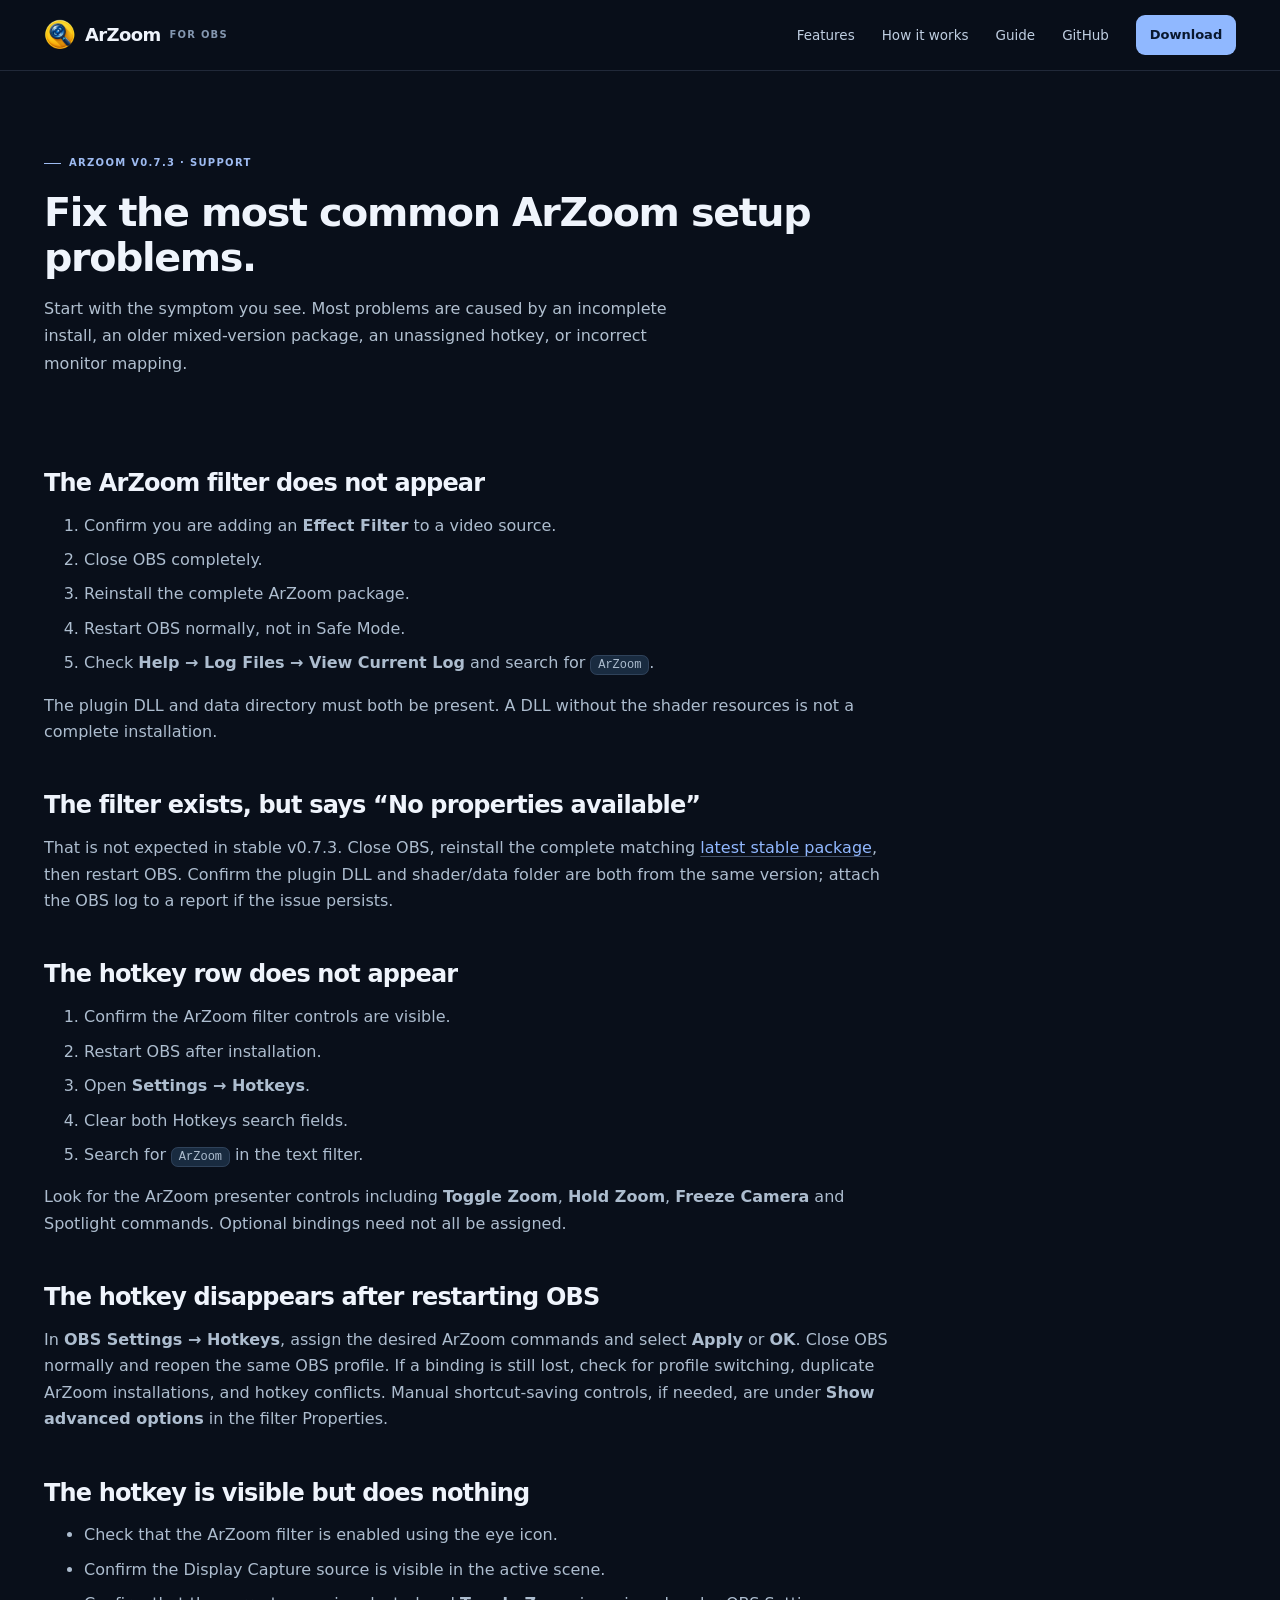
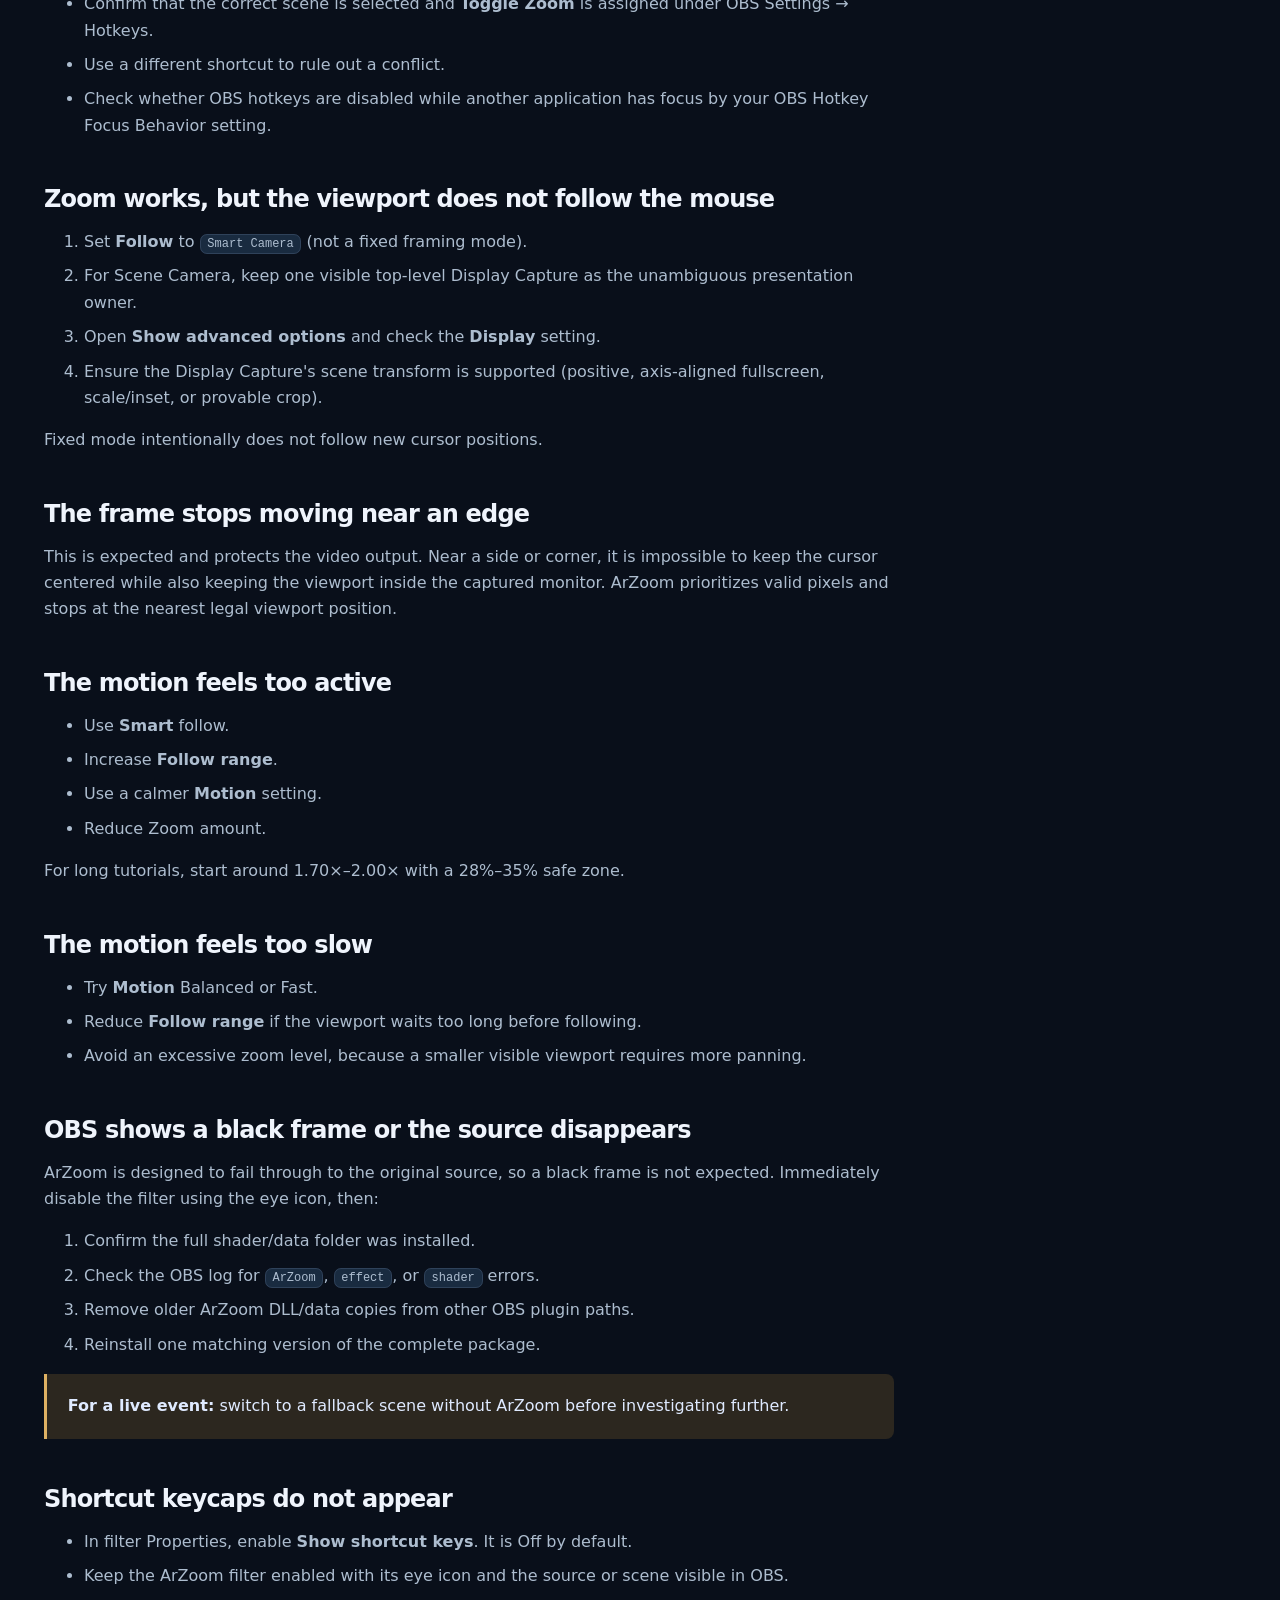
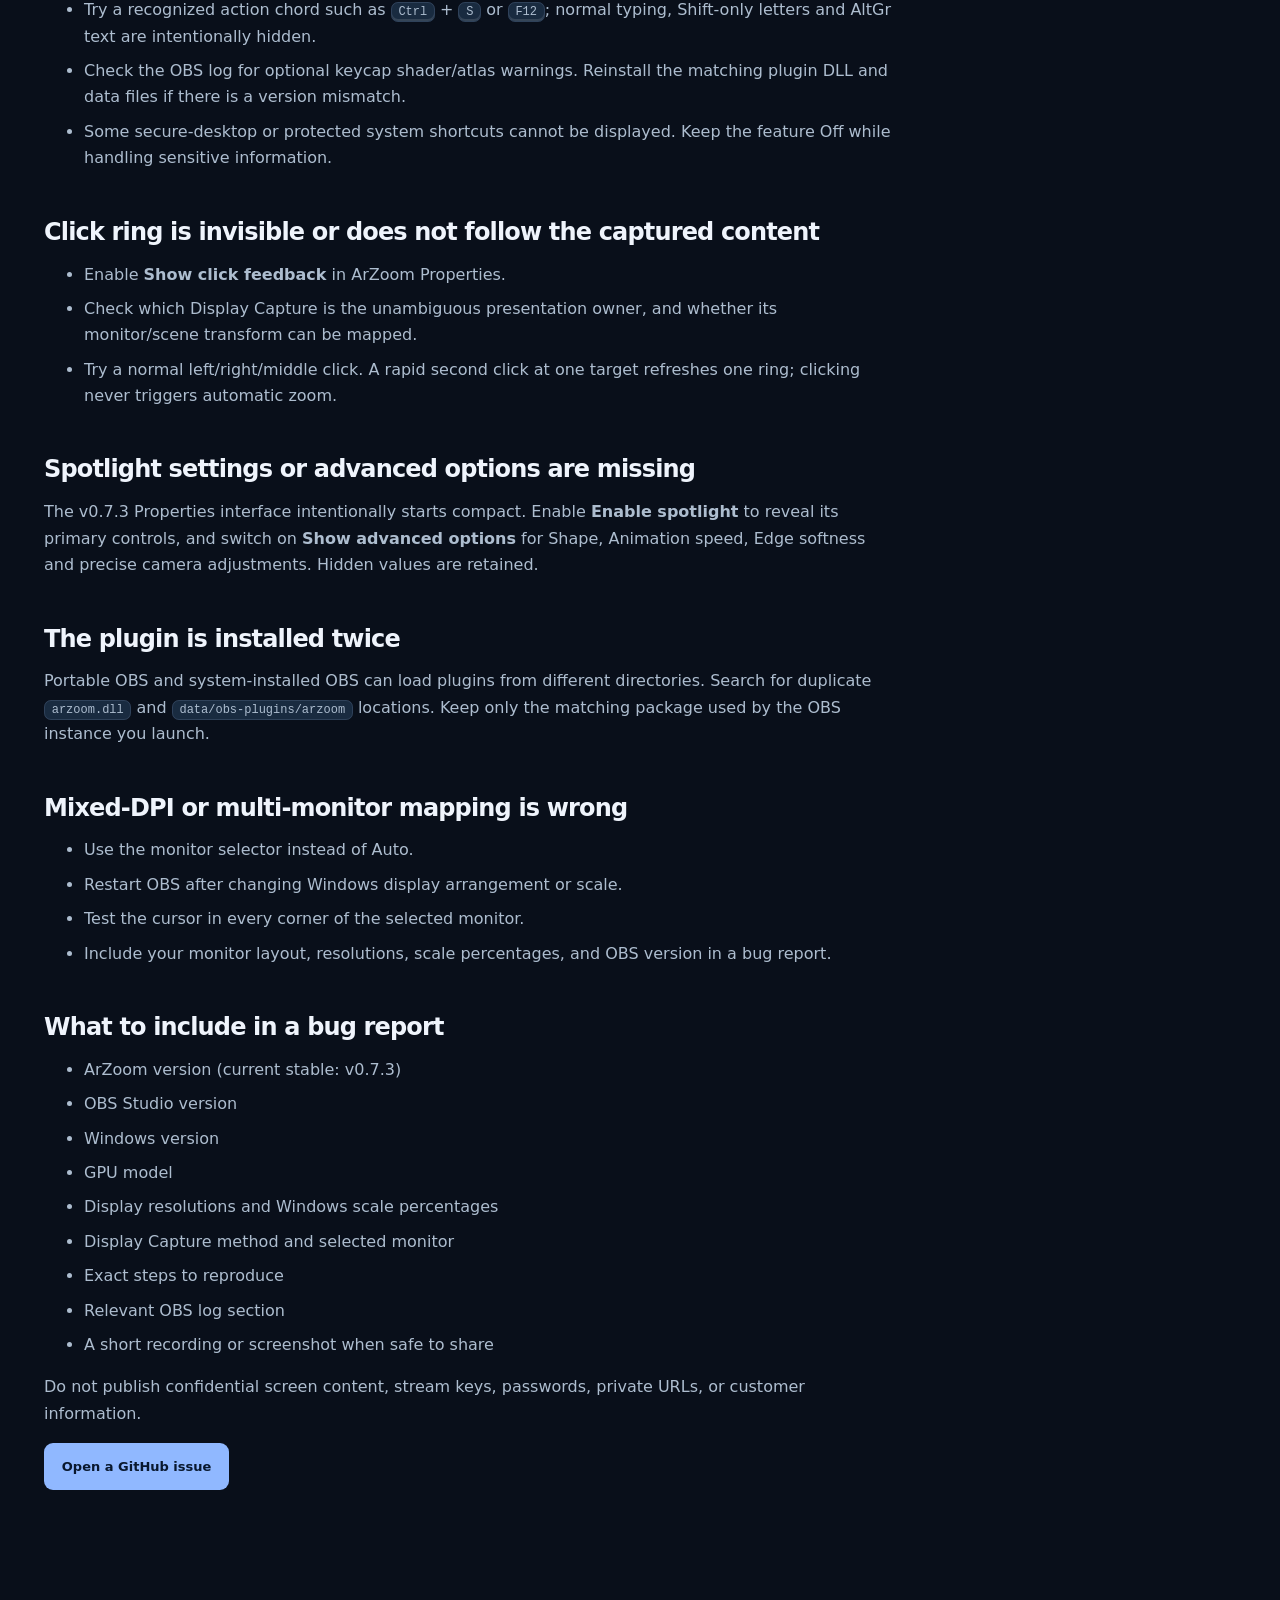
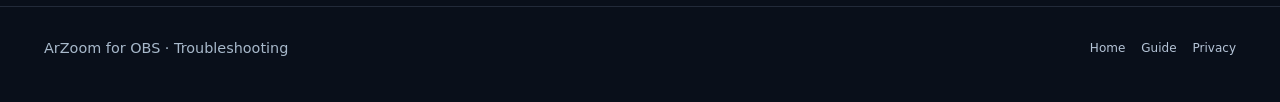
<file: docs/troubleshooting.html>
<!doctype html>
<html lang="en">
<head>
  <meta charset="utf-8">
  <meta name="viewport" content="width=device-width, initial-scale=1">
  <title>ArZoom v0.7.3 Troubleshooting — OBS Camera, Click & Keycaps</title>
  <meta name="description" content="Troubleshoot ArZoom stable v0.7.3 for OBS: missing filters, scene-camera hotkeys, keyboard keycaps, luminous click feedback, shader warnings, and monitor mapping.">
  <meta name="keywords" content="ArZoom troubleshooting, OBS zoom plugin not working, OBS hotkey not saving, OBS filter missing, mouse follow zoom problem">
  <meta name="theme-color" content="#090f1a">
  <link rel="canonical" href="https://masarray.github.io/arzoom-follow-obs/troubleshooting.html">
  <link rel="icon" href="assets/favicon-32.png" type="image/png" sizes="32x32">
  <link rel="icon" href="favicon.ico" sizes="any">
  <link rel="apple-touch-icon" href="assets/apple-touch-icon.png" sizes="180x180">
  <link rel="stylesheet" href="styles.css">
  <link rel="stylesheet" href="landing.css">
  <script src="site.js" defer></script>
</head>
<body class="docs">
  <a class="skip-link" href="#main">Skip to content</a>
  <header class="site-header"><div class="container nav"><a class="brand" href="index.html" aria-label="ArZoom home"><img src="assets/arzoom-logo-96.png" alt="" width="32" height="32"><span>ArZoom</span><small>for OBS</small></a><nav id="site-nav" class="nav-links" aria-label="Primary navigation"><a href="index.html#features">Features</a><a href="index.html#how-it-works">How it works</a><a href="guide.html">Guide</a><a href="https://github.com/masarray/arzoom-follow-obs">GitHub</a><a class="button primary small nav-cta" href="https://github.com/masarray/arzoom-follow-obs/releases/latest/download/ArZoom-OBS-Setup-windows-x64.exe">Download</a></nav><button class="menu-toggle" type="button" aria-label="Open menu" aria-expanded="false" aria-controls="site-nav"><span></span><span></span><span></span></button></div></header>

  <main id="main" class="container">
    <header class="page-hero">
      <span class="eyebrow">ArZoom v0.7.3 · Support</span>
      <h1>Fix the most common ArZoom setup problems.</h1>
      <p class="lead">Start with the symptom you see. Most problems are caused by an incomplete install, an older mixed-version package, an unassigned hotkey, or incorrect monitor mapping.</p>
    </header>

    <article class="prose">
      <h2>The ArZoom filter does not appear</h2>
      <ol>
        <li>Confirm you are adding an <strong>Effect Filter</strong> to a video source.</li>
        <li>Close OBS completely.</li>
        <li>Reinstall the complete ArZoom package.</li>
        <li>Restart OBS normally, not in Safe Mode.</li>
        <li>Check <strong>Help → Log Files → View Current Log</strong> and search for <code>ArZoom</code>.</li>
      </ol>
      <p>The plugin DLL and data directory must both be present. A DLL without the shader resources is not a complete installation.</p>

      <h2>The filter exists, but says “No properties available”</h2>
      <p>That is not expected in stable v0.7.3. Close OBS, reinstall the complete matching <a href="https://github.com/masarray/arzoom-follow-obs/releases/latest">latest stable package</a>, then restart OBS. Confirm the plugin DLL and shader/data folder are both from the same version; attach the OBS log to a report if the issue persists.</p>

      <h2>The hotkey row does not appear</h2>
      <ol>
        <li>Confirm the ArZoom filter controls are visible.</li>
        <li>Restart OBS after installation.</li>
        <li>Open <strong>Settings → Hotkeys</strong>.</li>
        <li>Clear both Hotkeys search fields.</li>
        <li>Search for <code>ArZoom</code> in the text filter.</li>
      </ol>
      <p>Look for the ArZoom presenter controls including <strong>Toggle Zoom</strong>, <strong>Hold Zoom</strong>, <strong>Freeze Camera</strong> and Spotlight commands. Optional bindings need not all be assigned.</p>

      <h2>The hotkey disappears after restarting OBS</h2>
      <p>In <strong>OBS Settings → Hotkeys</strong>, assign the desired ArZoom commands and select <strong>Apply</strong> or <strong>OK</strong>. Close OBS normally and reopen the same OBS profile. If a binding is still lost, check for profile switching, duplicate ArZoom installations, and hotkey conflicts. Manual shortcut-saving controls, if needed, are under <strong>Show advanced options</strong> in the filter Properties.</p>

      <h2>The hotkey is visible but does nothing</h2>
      <ul>
        <li>Check that the ArZoom filter is enabled using the eye icon.</li>
        <li>Confirm the Display Capture source is visible in the active scene.</li>
        <li>Confirm that the correct scene is selected and <strong>Toggle Zoom</strong> is assigned under OBS Settings → Hotkeys.</li>
        <li>Use a different shortcut to rule out a conflict.</li>
        <li>Check whether OBS hotkeys are disabled while another application has focus by your OBS Hotkey Focus Behavior setting.</li>
      </ul>

      <h2>Zoom works, but the viewport does not follow the mouse</h2>
      <ol>
        <li>Set <strong>Follow</strong> to <code>Smart Camera</code> (not a fixed framing mode).</li>
        <li>For Scene Camera, keep one visible top-level Display Capture as the unambiguous presentation owner.</li>
        <li>Open <strong>Show advanced options</strong> and check the <strong>Display</strong> setting.</li>
        <li>Ensure the Display Capture's scene transform is supported (positive, axis-aligned fullscreen, scale/inset, or provable crop).</li>
      </ol>
      <p>Fixed mode intentionally does not follow new cursor positions.</p>

      <h2>The frame stops moving near an edge</h2>
      <p>This is expected and protects the video output. Near a side or corner, it is impossible to keep the cursor centered while also keeping the viewport inside the captured monitor. ArZoom prioritizes valid pixels and stops at the nearest legal viewport position.</p>

      <h2>The motion feels too active</h2>
      <ul>
        <li>Use <strong>Smart</strong> follow.</li>
        <li>Increase <strong>Follow range</strong>.</li>
        <li>Use a calmer <strong>Motion</strong> setting.</li>
        <li>Reduce Zoom amount.</li>
      </ul>
      <p>For long tutorials, start around 1.70×–2.00× with a 28%–35% safe zone.</p>

      <h2>The motion feels too slow</h2>
      <ul>
        <li>Try <strong>Motion</strong> Balanced or Fast.</li>
        <li>Reduce <strong>Follow range</strong> if the viewport waits too long before following.</li>
        <li>Avoid an excessive zoom level, because a smaller visible viewport requires more panning.</li>
      </ul>

      <h2>OBS shows a black frame or the source disappears</h2>
      <p>ArZoom is designed to fail through to the original source, so a black frame is not expected. Immediately disable the filter using the eye icon, then:</p>
      <ol>
        <li>Confirm the full shader/data folder was installed.</li>
        <li>Check the OBS log for <code>ArZoom</code>, <code>effect</code>, or <code>shader</code> errors.</li>
        <li>Remove older ArZoom DLL/data copies from other OBS plugin paths.</li>
        <li>Reinstall one matching version of the complete package.</li>
      </ol>
      <div class="callout warning"><strong>For a live event:</strong> switch to a fallback scene without ArZoom before investigating further.</div>

      <h2>Shortcut keycaps do not appear</h2>
      <ul>
        <li>In filter Properties, enable <strong>Show shortcut keys</strong>. It is Off by default.</li>
        <li>Keep the ArZoom filter enabled with its eye icon and the source or scene visible in OBS.</li>
        <li>Try a recognized action chord such as <kbd>Ctrl</kbd> + <kbd>S</kbd> or <kbd>F12</kbd>; normal typing, Shift-only letters and AltGr text are intentionally hidden.</li>
        <li>Check the OBS log for optional keycap shader/atlas warnings. Reinstall the matching plugin DLL and data files if there is a version mismatch.</li>
        <li>Some secure-desktop or protected system shortcuts cannot be displayed. Keep the feature Off while handling sensitive information.</li>
      </ul>

      <h2>Click ring is invisible or does not follow the captured content</h2>
      <ul>
        <li>Enable <strong>Show click feedback</strong> in ArZoom Properties.</li>
        <li>Check which Display Capture is the unambiguous presentation owner, and whether its monitor/scene transform can be mapped.</li>
        <li>Try a normal left/right/middle click. A rapid second click at one target refreshes one ring; clicking never triggers automatic zoom.</li>
      </ul>

      <h2>Spotlight settings or advanced options are missing</h2>
      <p>The v0.7.3 Properties interface intentionally starts compact. Enable <strong>Enable spotlight</strong> to reveal its primary controls, and switch on <strong>Show advanced options</strong> for Shape, Animation speed, Edge softness and precise camera adjustments. Hidden values are retained.</p>

      <h2>The plugin is installed twice</h2>
      <p>Portable OBS and system-installed OBS can load plugins from different directories. Search for duplicate <code>arzoom.dll</code> and <code>data/obs-plugins/arzoom</code> locations. Keep only the matching package used by the OBS instance you launch.</p>

      <h2>Mixed-DPI or multi-monitor mapping is wrong</h2>
      <ul>
        <li>Use the monitor selector instead of Auto.</li>
        <li>Restart OBS after changing Windows display arrangement or scale.</li>
        <li>Test the cursor in every corner of the selected monitor.</li>
        <li>Include your monitor layout, resolutions, scale percentages, and OBS version in a bug report.</li>
      </ul>

      <h2>What to include in a bug report</h2>
      <ul>
        <li>ArZoom version (current stable: v0.7.3)</li>
        <li>OBS Studio version</li>
        <li>Windows version</li>
        <li>GPU model</li>
        <li>Display resolutions and Windows scale percentages</li>
        <li>Display Capture method and selected monitor</li>
        <li>Exact steps to reproduce</li>
        <li>Relevant OBS log section</li>
        <li>A short recording or screenshot when safe to share</li>
      </ul>
      <p>Do not publish confidential screen content, stream keys, passwords, private URLs, or customer information.</p>
      <p><a class="button primary" href="https://github.com/masarray/arzoom-follow-obs/issues/new/choose">Open a GitHub issue</a></p>
    </article>
  </main>

  <footer class="site-footer"><div class="container footer-row"><div>ArZoom for OBS · Troubleshooting</div><div class="footer-links"><a href="index.html">Home</a><a href="guide.html">Guide</a><a href="privacy.html">Privacy</a></div></div></footer>
</body>
</html>
</file>
<file: docs/styles.css>
:root {
  color-scheme: dark;
  --bg: #07111f;
  --surface: #0d1b2e;
  --surface-2: #12243d;
  --text: #f6f9ff;
  --muted: #aebbd0;
  --line: rgba(255,255,255,.12);
  --brand: #63a4ff;
  --brand-2: #56e0c5;
  --warning: #f5c451;
  --shadow: 0 24px 70px rgba(0,0,0,.35);
  --radius: 22px;
  --max: 1120px;
}

* { box-sizing: border-box; }
html { scroll-behavior: smooth; }
body {
  margin: 0;
  font-family: Inter, ui-sans-serif, system-ui, -apple-system, BlinkMacSystemFont, "Segoe UI", sans-serif;
  background:
    radial-gradient(circle at 15% -10%, rgba(99,164,255,.22), transparent 32rem),
    radial-gradient(circle at 95% 12%, rgba(86,224,197,.15), transparent 30rem),
    var(--bg);
  color: var(--text);
  line-height: 1.65;
}

a { color: var(--brand); text-decoration: none; }
a:hover { text-decoration: underline; }
img { max-width: 100%; }
code, kbd {
  font-family: "SFMono-Regular", Consolas, "Liberation Mono", monospace;
  background: rgba(255,255,255,.08);
  border: 1px solid var(--line);
  border-radius: 7px;
  padding: .12rem .42rem;
}
kbd { box-shadow: inset 0 -2px 0 rgba(255,255,255,.12); }

.skip-link {
  position: fixed;
  left: 1rem;
  top: -5rem;
  z-index: 100;
  background: white;
  color: #111;
  padding: .7rem 1rem;
  border-radius: 8px;
}
.skip-link:focus { top: 1rem; }

.container { width: min(calc(100% - 2rem), var(--max)); margin-inline: auto; }
.site-header {
  position: sticky;
  top: 0;
  z-index: 20;
  border-bottom: 1px solid rgba(255,255,255,.08);
  background: rgba(7,17,31,.78);
  backdrop-filter: blur(18px);
}
.nav {
  min-height: 68px;
  display: flex;
  align-items: center;
  justify-content: space-between;
  gap: 1rem;
}
.brand { color: var(--text); display: inline-flex; align-items: center; gap: .68rem; font-weight: 750; letter-spacing: -.02em; }
.brand img { width: 38px; height: 38px; object-fit: contain; filter: drop-shadow(0 5px 12px rgba(0,0,0,.28)); }
.brand span { color: var(--text); }
.nav-links { display: flex; align-items: center; gap: 1.2rem; font-size: .94rem; }
.nav-links a { color: var(--muted); }
.nav-links a:hover { color: var(--text); text-decoration: none; }

.button {
  display: inline-flex;
  align-items: center;
  justify-content: center;
  gap: .5rem;
  min-height: 46px;
  padding: .72rem 1.05rem;
  border: 1px solid transparent;
  border-radius: 12px;
  font-weight: 750;
  text-decoration: none;
  transition: transform .18s ease, border-color .18s ease, background .18s ease;
}
.button:hover { transform: translateY(-1px); text-decoration: none; }
.button.primary { color: #03101d; background: linear-gradient(135deg, var(--brand), var(--brand-2)); }
.button.secondary { color: var(--text); background: rgba(255,255,255,.06); border-color: var(--line); }
.button.small { min-height: 38px; padding: .5rem .8rem; font-size: .9rem; }

.hero {
  padding: 6.5rem 0 4.5rem;
  display: grid;
  grid-template-columns: 1.05fr .95fr;
  gap: 3.5rem;
  align-items: center;
}
.eyebrow {
  display: inline-flex;
  align-items: center;
  gap: .5rem;
  color: var(--brand-2);
  font-size: .86rem;
  font-weight: 800;
  letter-spacing: .08em;
  text-transform: uppercase;
}
.eyebrow::before { content: ""; width: 8px; height: 8px; border-radius: 50%; background: currentColor; box-shadow: 0 0 16px currentColor; }
h1, h2, h3 { line-height: 1.12; letter-spacing: -.035em; }
h1 { margin: 1rem 0 1.1rem; font-size: clamp(1.9rem, 4vw, 2rem); font-weight: 650; }
h2 { font-size: clamp(1.7rem, 3vw, 2rem); margin: 0 0 1rem; font-weight: 650; }
h3 { font-size: 1.25rem; margin: .2rem 0 .5rem; }
.lead { color: var(--muted); font-size: clamp(1.05rem, 2vw, 1.28rem); max-width: 62ch; }
.hero-actions { display: flex; flex-wrap: wrap; gap: .8rem; margin-top: 1.8rem; }
.hero-note { color: var(--muted); font-size: .9rem; margin-top: 1rem; }

.product-shot {
  margin: 0;
  overflow: hidden;
  border: 1px solid rgba(255,255,255,.14);
  border-radius: 24px;
  background: linear-gradient(145deg, rgba(255,255,255,.09), rgba(255,255,255,.025));
  box-shadow: var(--shadow);
}
.product-shot img { display: block; width: 100%; aspect-ratio: 16 / 9; object-fit: cover; }
.product-shot figcaption { display: flex; justify-content: space-between; gap: 1rem; padding: .8rem 1rem; color: var(--muted); font-size: .84rem; border-top: 1px solid var(--line); }

.section { padding: 5.5rem 0; }
.section.alt { border-block: 1px solid var(--line); background: rgba(255,255,255,.025); }
.section-heading { max-width: 760px; margin-bottom: 2rem; }
.section-heading p { color: var(--muted); font-size: 1.08rem; }
.grid { display: grid; gap: 1rem; }
.grid.three { grid-template-columns: repeat(3, 1fr); }
.grid.two { grid-template-columns: repeat(2, 1fr); }
.card {
  border: 1px solid var(--line);
  border-radius: var(--radius);
  padding: 1.4rem;
  background: linear-gradient(145deg, rgba(255,255,255,.055), rgba(255,255,255,.02));
}
.card p { color: var(--muted); margin-bottom: 0; }
.icon { width: 42px; height: 42px; display: grid; place-items: center; border-radius: 12px; margin-bottom: 1rem; background: rgba(99,164,255,.13); border: 1px solid rgba(99,164,255,.26); font-weight: 900; color: var(--brand); }

.steps { counter-reset: step; display: grid; gap: 1rem; }
.step { counter-increment: step; display: grid; grid-template-columns: auto 1fr; gap: 1rem; align-items: start; padding: 1.25rem; border: 1px solid var(--line); border-radius: 18px; background: rgba(255,255,255,.03); }
.step::before { content: counter(step); width: 34px; height: 34px; display: grid; place-items: center; border-radius: 50%; color: #04111c; background: linear-gradient(135deg, var(--brand), var(--brand-2)); font-weight: 900; }
.step p { color: var(--muted); margin: .35rem 0 0; }

.callout { padding: 1.2rem 1.3rem; border-left: 4px solid var(--brand); border-radius: 0 14px 14px 0; background: rgba(99,164,255,.1); color: #dfeaff; }
.callout.warning { border-left-color: var(--warning); background: rgba(245,196,81,.1); }
.table-wrap { overflow-x: auto; border: 1px solid var(--line); border-radius: 16px; }
table { width: 100%; border-collapse: collapse; min-width: 560px; }
th, td { padding: .9rem 1rem; text-align: left; border-bottom: 1px solid var(--line); }
th { color: var(--text); background: rgba(255,255,255,.045); }
td { color: var(--muted); }
tr:last-child td { border-bottom: 0; }

.faq details { border-bottom: 1px solid var(--line); padding: 1rem 0; }
.faq summary { cursor: pointer; font-weight: 750; color: var(--text); }
.faq p { color: var(--muted); }

.cta { padding: 2.2rem; border-radius: 28px; border: 1px solid rgba(99,164,255,.28); background: linear-gradient(135deg, rgba(99,164,255,.16), rgba(86,224,197,.08)); display: flex; justify-content: space-between; align-items: center; gap: 2rem; }
.cta p { color: var(--muted); margin-bottom: 0; }

.page-hero { padding: 5rem 0 2.5rem; max-width: 820px; }
.page-hero h1 { font-size: 2rem; }
.prose { max-width: 820px; padding-bottom: 5rem; }
.prose h2 { margin-top: 3rem; font-size: 2rem; }
.prose h3 { margin-top: 2rem; }
.prose p, .prose li { color: var(--muted); }
.prose li + li { margin-top: .5rem; }
.prose pre { overflow-x: auto; padding: 1rem; border: 1px solid var(--line); border-radius: 14px; background: #07101d; }

.site-footer { border-top: 1px solid var(--line); padding: 2.3rem 0 3rem; color: var(--muted); font-size: .9rem; }
.footer-row { display: flex; justify-content: space-between; gap: 1.5rem; align-items: center; }
.footer-links { display: flex; flex-wrap: wrap; gap: 1rem; }

@media (max-width: 900px) {
  .hero { grid-template-columns: 1fr; padding-top: 4.5rem; }
  .grid.three { grid-template-columns: 1fr 1fr; }
  .nav-links a:not(.button) { display: none; }
}

@media (max-width: 640px) {
  .container { width: min(calc(100% - 1.2rem), var(--max)); }
  .hero { gap: 2rem; }
  .grid.three, .grid.two { grid-template-columns: 1fr; }
  .product-shot figcaption, .cta, .footer-row { flex-direction: column; align-items: flex-start; }
  .button { width: 100%; }
  .nav .button { width: auto; }
}

@media (prefers-reduced-motion: reduce) {
  html { scroll-behavior: auto; }
  *, *::before, *::after { animation-duration: .01ms !important; animation-iteration-count: 1 !important; transition-duration: .01ms !important; }
}
</file>
<file: docs/landing.css>
/* ArZoom Cinematic Precision: static marketing layout; docs retain their own reading styles. */
.landing{--bg:#090f1a;--surface:#101b2a;--surface-2:#162337;--text:#f0f4fc;--muted:#a6b5ca;--brand:#87b2ff;--brand-2:#87b2ff;--line:rgba(184,208,245,.14);--max:1192px;background:#090f1a;color:#f0f4fc;font-size:15.5px;line-height:1.67;-webkit-font-smoothing:antialiased}
.landing a{color:#99bcf7}.landing a:hover{color:#c9dcff}.landing h1,.landing h2,.landing h3{letter-spacing:-.035em;line-height:1.16}.landing h1{font-size:clamp(38px,4.2vw,56px);font-weight:570}.landing h2{font-size:clamp(27px,3.1vw,38px);font-weight:570}.landing h3{font-size:clamp(23px,2.6vw,31px);font-weight:570}.landing .container{width:min(calc(100% - 72px),1192px)}.landing svg{width:18px;height:18px;fill:none;stroke:currentColor;stroke-width:1.6;stroke-linecap:round;stroke-linejoin:round}.landing :focus-visible{outline:2px solid #c7ddff;outline-offset:4px;border-radius:5px}
.landing .site-header{background:rgba(9,15,26,.89);border-bottom:1px solid var(--line);backdrop-filter:blur(20px)}.landing .nav{min-height:70px}.landing .brand{display:inline-flex;align-items:center;gap:9px;font-size:18px;font-weight:660;letter-spacing:-.035em}.landing .brand img{width:32px;height:32px;filter:none}.landing .brand small{margin-left:1px;color:#8093af;font-size:10px;font-weight:600;letter-spacing:.12em;text-transform:uppercase}.landing .nav-links{gap:27px;font-size:13.5px}.landing .nav-links a:not(.button){color:#c5d0df}.landing .nav-links a:not(.button):hover{color:#fff}.landing .button{border-radius:9px;min-height:46px;padding:11px 19px;font-size:13.5px;font-weight:630;box-shadow:none;white-space:nowrap}.landing .button.primary{background:#90b8ff;color:#071428;border-color:#a8c9ff}.landing .button.primary:hover{background:#b3d0ff;color:#061225;box-shadow:0 6px 25px rgba(92,138,221,.22)}.landing .button.outline{background:rgba(255,255,255,.025);color:#e8f0fc;border:1px solid rgba(181,206,245,.23)}.landing .button.outline:hover{background:rgba(132,175,237,.09);border-color:rgba(181,206,245,.45)}.landing .button.small{min-height:35px;padding:8px 13px;font-size:12px}.landing .button.small svg{width:14px;height:14px}.landing .button:hover{transform:translateY(-1px)}.landing .button:active{transform:translateY(0)}.landing .menu-toggle{display:none;border:1px solid var(--line);background:transparent;border-radius:7px;width:41px;height:41px;align-items:center;justify-content:center;flex-direction:column;gap:4px;cursor:pointer}.landing .menu-toggle span{width:18px;height:1.5px;background:#e0e9f6;border-radius:2px}.landing .menu-toggle[aria-expanded=true] span:first-child{transform:translateY(5.5px) rotate(45deg)}.landing .menu-toggle[aria-expanded=true] span:nth-child(2){opacity:0}.landing .menu-toggle[aria-expanded=true] span:nth-child(3){transform:translateY(-5.5px) rotate(-45deg)}
.landing .hero{display:block;padding:85px 0 0}.landing .hero-copy{margin:0 auto 57px;max-width:820px;text-align:center}.landing .eyebrow{display:flex;align-items:center;gap:10px;color:#9dbcf0;font-size:10.5px;font-weight:680;letter-spacing:.17em;text-transform:uppercase}.landing .eyebrow:before{display:none}.landing .eyebrow-line{width:18px;height:1px;flex:none;background:#8caeeb}.landing .hero .eyebrow{justify-content:center;margin:0 0 22px}.landing .hero h1{font-size:clamp(38px,4.15vw,55px);margin:0 0 20px;font-weight:575}.landing .hero h1 em{font-style:normal;color:#9abfff}.landing .hero-lead{max-width:570px;margin:0 auto;color:#b6c4d6;font-size:17px;line-height:1.65}.landing .hero-actions{display:flex;justify-content:center;flex-wrap:wrap;gap:10px;margin-top:27px}.landing .hero-micro{margin:17px auto 0;color:#8598b1;font-size:11.5px}.landing .hero-micro span{padding-inline:12px;color:#667b96}
.landing .hero-stage{max-width:1110px;margin:auto;position:relative}.landing .hero-stage:before{content:"";position:absolute;inset:20% 9% 5%;z-index:-1;pointer-events:none;background:radial-gradient(ellipse,rgba(57,108,205,.2),transparent 67%);filter:blur(45px)}.landing .stage-label{display:flex;align-items:center;gap:10px;margin:0 2px 11px;color:#a6b5c9;font-size:10px;letter-spacing:.17em;font-weight:620}.landing .stage-label>span:last-child{margin-left:auto;color:#7c90a9;letter-spacing:0;text-transform:none;font-size:12px;font-weight:420}.landing .status-dot{width:6px;height:6px;border-radius:50%;background:#8ebcff;box-shadow:0 0 13px rgba(134,184,255,.55)}.landing .product-window{overflow:hidden;padding:7px 7px 0;margin:0;background:linear-gradient(#27364b,#0d192a);border:1px solid rgba(173,202,248,.25);border-radius:14px;box-shadow:0 28px 85px rgba(0,0,0,.45)}.landing .product-window img{display:block;width:100%;height:auto;aspect-ratio:16/9;object-fit:cover;border-radius:7px 7px 0 0;background:#222b38}.landing .product-window figcaption{display:flex;justify-content:space-between;gap:12px;padding:11px 12px;color:#9fb0c7;font-size:11.5px;border:0}.landing .hero-tail{display:flex;justify-content:space-between;gap:18px;padding:36px 0 49px;color:#8093ad;font-size:12px}
.landing .capability-band{background:#0d1726;border-block:1px solid var(--line)}.landing .capability-band>.container{display:flex;align-items:center;justify-content:space-between;gap:30px;min-height:144px}.landing .capability-band p{font-size:17px;line-height:1.45;letter-spacing:-.018em;color:#8fa4bf;margin:0}.landing .capability-band strong{font-weight:550;color:#e8f0fb}.landing .capability-band .container>div{display:flex;flex-wrap:wrap;justify-content:flex-end;gap:22px}.landing .capability-band .container>div span{font-size:10px;letter-spacing:.12em;color:#8499b5;font-weight:650}
.landing .features{padding:107px 0 104px}.landing .features>.eyebrow{margin-bottom:19px}.landing .features>h2{margin:0 0 13px}.landing .features-lead{max-width:510px;color:#aab9cb;font-size:15.5px;margin-bottom:67px}.landing .chapter{display:grid;grid-template-columns:minmax(0,1fr) minmax(0,1.14fr);gap:70px;align-items:center;padding:56px 0;border-top:1px solid var(--line)}.landing .chapter:last-child{border-bottom:1px solid var(--line)}.landing .chapter.reverse .chapter-copy{grid-column:2;grid-row:1}.landing .chapter.reverse .chapter-visual{grid-column:1;grid-row:1}.landing .chapter-copy{max-width:450px}.landing .chapter-number{display:inline-block;margin-bottom:19px;color:#94b6ed;font-size:11px;font-weight:660;letter-spacing:.145em}.landing .chapter-copy h3{margin:0 0 14px}.landing .chapter-copy>p{color:#a6b6ca;margin:0 0 20px;font-size:15px;line-height:1.77}.landing .chapter-copy>a,.landing .inline-link{display:inline-flex;align-items:center;gap:8px;color:#b4cefa;font-size:13.5px;font-weight:570}.landing .chapter-copy>a svg,.landing .inline-link svg{width:16px;height:16px;transition:transform .2s}.landing .chapter-copy>a:hover svg,.landing .inline-link:hover svg{transform:translateX(3px)}.landing .chapter-visual{position:relative;min-width:0;height:310px;overflow:hidden;background:radial-gradient(ellipse at 55% -5%,rgba(56,91,158,.18),transparent 55%),#101b2b;border:1px solid rgba(163,191,238,.17);border-radius:12px}.landing .visual-label{position:absolute;top:18px;left:20px;color:#7d91ad;font-size:9px;font-weight:670;letter-spacing:.115em;z-index:3}.landing .diagram-foot{position:absolute;bottom:20px;left:23px;right:23px;display:flex;gap:10px;align-items:center;color:#99abc3;font-size:11.5px}.landing .diagram-foot span:last-child{margin-left:auto}.landing .diagram-foot em{margin-left:auto;font-style:normal;border:1px solid #425b82;border-radius:4px;color:#c8dcfa;padding:1px 7px}
.landing .camera-canvas{position:absolute;top:58px;bottom:67px;left:10%;right:9%;border:1px solid #344760;border-radius:6px;display:flex;overflow:hidden;background:#18263b;box-shadow:0 15px 29px rgba(0,0,0,.29)}.landing .demo-rail{width:18%;border-right:1px solid #344760;background:repeating-linear-gradient(180deg,transparent 0 18px,#3e506b 19px 22px,transparent 23px 34px);opacity:.62}.landing .demo-editor{flex:1;position:relative;display:flex;flex-direction:column;gap:14px;padding:28px 28px 12px}.landing .demo-editor>span{position:absolute;left:0;top:0;background:#263851;color:#a6bad7;padding:4px 10px;font:10px ui-monospace,monospace}.landing .demo-editor i{height:5px;border-radius:3px;background:#445d81;width:72%}.landing .demo-editor i:nth-of-type(1){margin-top:25px;width:30%;background:#7baceb}.landing .demo-editor i:nth-of-type(2){width:55%}.landing .demo-editor i:nth-of-type(3){width:84%}.landing .demo-editor i:nth-of-type(4){width:47%}.landing .demo-editor b{position:absolute;left:26%;top:20%;width:45%;height:63%;border:1.5px solid #b4d1ff;background:rgba(108,166,250,.09);box-shadow:0 0 0 999px rgba(4,11,21,.2),0 0 20px rgba(89,146,230,.23)}
.landing .spotlight-stage{position:absolute;inset:47px 23px 52px;overflow:hidden;border:1px solid #34445c;border-radius:7px;background:#253750}.landing .mock-document{position:absolute;top:17%;left:17%;width:66%;height:72%;padding:22px 27px;background:#dce5ef;border-radius:5px;display:flex;flex-direction:column;gap:12px;transform:rotate(-2deg);box-shadow:0 15px 28px rgba(0,0,0,.27)}.landing .mock-document b{height:13px;width:42%;background:#526d96;border-radius:2px;margin-bottom:5px}.landing .mock-document i{height:6px;width:82%;background:#8ea1ba;border-radius:3px}.landing .mock-document i:nth-of-type(2){width:66%;background:#6999d7}.landing .mock-document i:nth-of-type(4){width:57%}.landing .spotlight-shade{position:absolute;inset:0;background:rgba(4,10,21,.69);-webkit-mask-image:radial-gradient(circle 102px at 58% 53%,transparent 0 68%,#000 100%);mask-image:radial-gradient(circle 102px at 58% 53%,transparent 0 68%,#000 100%)}.landing .spotlight-circle{position:absolute;left:calc(58% - 102px);top:calc(53% - 102px);width:204px;height:204px;border:1px solid rgba(168,207,255,.18);border-radius:50%;box-shadow:inset 0 0 22px rgba(187,223,255,.07)}
.landing .cursor-gallery{height:100%;display:grid;grid-template-columns:1.12fr 1fr 1fr;align-items:center;padding:47px 16px 42px;gap:5px}.landing .cursor-cell{display:flex;position:relative;flex-direction:column;align-items:center;justify-content:center;min-height:165px;gap:14px;border-left:1px solid var(--line)}.landing .cursor-cell:first-child{border:0}.landing .cursor-cell img{position:relative;z-index:1;display:block;width:95px;height:95px;object-fit:contain;filter:drop-shadow(0 10px 13px rgba(0,0,0,.35))}.landing .cursor-cell:first-child img{width:110px;height:110px}.landing .cursor-cell small{color:#b1bdcb;font-size:11px}.landing .click-halo{position:absolute;width:99px;height:99px;top:20px;left:50%;transform:translateX(-50%);border:2px solid rgba(134,190,255,.72);border-radius:50%;box-shadow:0 0 0 10px rgba(104,155,237,.065),0 0 30px rgba(70,122,211,.12)}.landing .keys-panel{padding:57px 30px 25px}.landing .keys-panel>div{display:flex;justify-content:space-between;align-items:center;gap:15px;min-height:57px;border-bottom:1px solid var(--line);color:#cbd7e6;font-size:13px}.landing .keys-panel kbd{display:inline-grid;place-items:center;height:28px;min-width:27px;padding:0 8px;border:1px solid #576783;border-radius:5px;background:#24354b;color:#edf3ff;box-shadow:0 3px 0 #101a2a;font:11px ui-monospace,monospace}.landing .keys-panel p{font-size:10.5px;color:#8298b2;margin:16px 0 0}
.landing .steps-band{border-block:1px solid var(--line);background:linear-gradient(110deg,#101c2e,#0c1625)}.landing .steps-layout{display:grid;grid-template-columns:.9fr 1fr;gap:95px;padding:79px 0}.landing .steps-layout h2{max-width:440px;margin:21px 0 16px}.landing .steps-layout>div>p:not(.eyebrow){max-width:450px;color:#a9b9ca}.landing .steps-layout ol{list-style:none;margin:0;padding:0}.landing .steps-layout li{display:grid;grid-template-columns:46px 1fr;column-gap:10px;padding:19px 0;border-bottom:1px solid var(--line)}.landing .steps-layout li:first-child{border-top:1px solid var(--line)}.landing .steps-layout li span{grid-row:span 2;color:#8cb5f1;font-size:12px;letter-spacing:.1em}.landing .steps-layout li strong{font-size:16px;color:#e7edf9;font-weight:560}.landing .steps-layout li p{font-size:13px;color:#9eafc4;margin:4px 0 0}
.landing .download-section{padding:102px 0}.landing .download-panel{position:relative;overflow:hidden;border:1px solid rgba(141,181,244,.23);border-radius:14px;background:radial-gradient(ellipse at 95% 40%,rgba(62,103,186,.2),transparent 44%),linear-gradient(120deg,#162740,#0e192a);padding:57px 66px}.landing .download-panel>div:first-child{max-width:660px;position:relative;z-index:2}.landing .download-panel h2{margin:20px 0 13px}.landing .download-panel>div:first-child>p:not(.eyebrow){color:#b6c5d7}.landing .download-actions{display:flex;flex-wrap:wrap;gap:10px;margin:24px 0 17px}.landing .download-note{font-size:11.5px!important;margin:0;color:#c5d1e1!important}.landing .download-help{font-size:11.5px!important;max-width:540px;margin:7px 0 0;color:#94a7c1!important}.landing .download-help a{text-decoration:underline;text-underline-offset:3px}.landing .download-orbit{position:absolute;right:0;top:50%;transform:translateY(-50%);width:300px;height:300px;display:grid;place-items:center}.landing .download-orbit>div{position:absolute;border:1px solid rgba(142,184,253,.18);border-radius:50%;width:270px;height:270px}.landing .download-orbit>div:nth-child(2){width:203px;height:203px;border-color:rgba(142,184,253,.26)}.landing .download-orbit>div:nth-child(3){width:133px;height:133px;border-color:rgba(142,184,253,.36)}.landing .download-orbit img{width:82px;height:82px}
.landing .faq-section{display:grid;grid-template-columns:.8fr 1.2fr;gap:78px;padding-bottom:110px}.landing .faq-section h2{margin:18px 0}.landing .faq-section>div:first-child>p:not(.eyebrow){font-size:13.5px;max-width:310px;color:#a5b6c9}.landing .faq-answers{border-top:1px solid var(--line)}.landing .faq-answers details{border-bottom:1px solid var(--line);padding:0}.landing .faq-answers summary{position:relative;list-style:none;cursor:pointer;padding:21px 30px 21px 0;color:#e0e7f2;font-size:14px;font-weight:560}.landing .faq-answers summary::-webkit-details-marker{display:none}.landing .faq-answers summary:after{content:"+";position:absolute;right:2px;top:17px;color:#9db9e8;font-size:22px;font-weight:400}.landing .faq-answers details[open] summary:after{content:"−"}.landing .faq-answers p{color:#aabbd0;font-size:13.5px;margin:0 22px 21px 0}.landing .site-footer{border-top:1px solid var(--line);padding:31px 0 43px}.landing .footer-row{display:flex;align-items:center;justify-content:space-between;gap:24px}.landing .footer-brand{display:flex;align-items:center;gap:7px}.landing .footer-brand img{width:26px;height:26px}.landing .footer-brand strong{color:#eaf2fc;font-size:15px;font-weight:650}.landing .footer-brand span{color:#8099b6;font-size:10px;letter-spacing:.12em;text-transform:uppercase}.landing .footer-brand small{margin-left:14px;color:#7f92ab;font-size:11px}.landing .footer-links{display:flex;gap:20px;flex-wrap:wrap}.landing .footer-links a{font-size:12px;color:#aabdd1}.landing .footer-row>small{font-size:11px;color:#758ca4;white-space:nowrap}
@media(max-width:1050px){.landing .container{width:min(calc(100% - 52px),1192px)}.landing .nav-links{gap:19px}.landing .chapter{gap:36px}.landing .download-orbit{opacity:.3;right:-40px}.landing .capability-band .container>div{gap:12px}}
@media(max-width:860px){.landing .nav{min-height:64px}.landing .menu-toggle{display:flex}.landing .nav-links{display:none;position:absolute;top:100%;left:0;right:0;padding:15px 25px 22px;background:#101b2b;border-bottom:1px solid #31445c;box-shadow:0 22px 32px rgba(0,0,0,.3);flex-direction:column;gap:0;align-items:stretch}.landing .nav-links.open{display:flex}.landing .nav-links>a:not(.button){padding:12px 5px;font-size:15px}.landing .nav-links .button{margin:12px 0 0}.landing .hero{padding-top:65px}.landing .capability-band>.container{display:block;padding:25px 0}.landing .capability-band .container>div{justify-content:flex-start;margin-top:20px}.landing .chapter{grid-template-columns:1fr;gap:24px;padding:45px 0}.landing .chapter.reverse .chapter-copy,.landing .chapter.reverse .chapter-visual{grid-column:1;grid-row:auto}.landing .chapter-copy{max-width:600px}.landing .chapter-visual{height:310px;max-width:720px;width:100%}.landing .steps-layout{gap:40px}.landing .faq-section{gap:38px}}
@media(max-width:640px){.landing .container{width:min(calc(100% - 32px),1192px)}.landing .hero{padding-top:51px}.landing .hero-copy{margin-bottom:42px}.landing .hero .eyebrow{font-size:9px;letter-spacing:.13em}.landing .hero h1{font-size:clamp(35px,8vw,44px);letter-spacing:-.05em}.landing .hero-lead{font-size:15px}.landing .hero-actions{flex-direction:column}.landing .hero-actions .button{width:100%}.landing .hero-micro{font-size:10.5px}.landing .hero-micro span{padding-inline:4px}.landing .stage-label{font-size:9px}.landing .stage-label>span:last-child{display:none}.landing .product-window{padding:4px 4px 0;border-radius:9px}.landing .product-window img{border-radius:5px 5px 0 0}.landing .product-window figcaption{font-size:9px;padding:9px 6px}.landing .product-window figcaption span:last-child{display:none}.landing .hero-tail{padding:25px 0 28px;font-size:11px}.landing .hero-tail span:last-child{display:none}.landing .capability-band p{font-size:16px}.landing .capability-band .container>div{gap:10px 14px}.landing .capability-band .container>div span{font-size:9px}.landing .features{padding:70px 0}.landing .features-lead{font-size:14.5px;margin-bottom:36px}.landing .chapter{padding:39px 0}.landing .chapter-copy h3{font-size:24px}.landing .chapter-copy>p{font-size:14px}.landing .chapter-visual{height:265px}.landing .visual-label{top:13px;left:15px;font-size:8px}.landing .camera-canvas{top:47px;bottom:56px;left:7%;right:7%}.landing .spotlight-stage{inset:43px 16px 46px}.landing .spotlight-circle{width:170px;height:170px;left:calc(58% - 85px);top:calc(53% - 85px)}.landing .spotlight-shade{-webkit-mask-image:radial-gradient(circle 85px at 58% 53%,transparent 0 68%,#000 100%);mask-image:radial-gradient(circle 85px at 58% 53%,transparent 0 68%,#000 100%)}.landing .mock-document{padding:16px 20px;gap:9px}.landing .cursor-gallery{padding:43px 7px 33px;gap:0}.landing .cursor-cell{min-height:140px}.landing .cursor-cell img{width:67px;height:67px}.landing .cursor-cell:first-child img{width:80px;height:80px}.landing .cursor-cell small{font-size:9px}.landing .click-halo{width:83px;height:83px;top:24px}.landing .keys-panel{padding:46px 18px 20px}.landing .keys-panel>div{min-height:51px}.landing .keys-panel kbd{height:26px;min-width:23px;padding:0 5px}.landing .steps-layout{grid-template-columns:1fr;gap:24px;padding:60px 0}.landing .steps-layout>div>p:not(.eyebrow){font-size:14px}.landing .download-section{padding:70px 0}.landing .download-panel{padding:38px 22px}.landing .download-orbit{display:none}.landing .download-actions{display:flex;flex-direction:column}.landing .download-actions .button{width:100%}.landing .download-panel h2{font-size:29px}.landing .faq-section{grid-template-columns:1fr;gap:22px;padding-bottom:78px}.landing .faq-section h2{font-size:28px}.landing .footer-row{align-items:flex-start;flex-wrap:wrap}.landing .footer-brand{width:100%}.landing .footer-row>small{width:100%}}
@media(max-width:360px){.landing .container{width:calc(100% - 26px)}.landing .hero h1{font-size:34px}.landing .hero-lead{font-size:14px}.landing .hero-micro{line-height:1.5}.landing .chapter-visual{height:245px}.landing .diagram-foot{font-size:9px;left:14px;right:14px}.landing .cursor-cell small{font-size:8px}.landing .download-panel{padding:32px 17px}}
@media(prefers-reduced-motion:reduce){.landing *,.landing *:before,.landing *:after{animation:none!important;transition:none!important}}


/* Documentation: preserve all existing guide/help content, unify the premium shell. */
.docs{--bg:#090f1a;--surface:#111d2e;--surface-2:#162438;--text:#eff4fc;--muted:#a8b9cb;--brand:#91b8ff;--brand-2:#91b8ff;--line:rgba(182,207,246,.14);--max:1192px;background:#090f1a;color:#eff4fc;-webkit-font-smoothing:antialiased}
.docs .site-header{background:rgba(9,15,26,.9);border-bottom:1px solid var(--line);backdrop-filter:blur(20px)}.docs .nav{min-height:70px}.docs .brand{display:inline-flex;align-items:center;gap:9px;font-size:18px;font-weight:660;letter-spacing:-.035em}.docs .brand img{width:32px;height:32px;filter:none}.docs .brand small{font-size:10px;color:#8497b0;text-transform:uppercase;letter-spacing:.12em;font-weight:600}.docs .nav-links{gap:27px;font-size:13.5px}.docs .nav-links a:not(.button){color:#bfcee1}.docs .nav-links a:not(.button):hover{color:white}.docs .button{border-radius:9px;font-size:13px;font-weight:640}.docs .button.primary{color:#09182e;background:#90b8ff}.docs .button.primary:hover{background:#b1ceff}.docs .button.secondary{background:rgba(255,255,255,.035);color:#f0f4fc}.docs .menu-toggle{display:none;align-items:center;justify-content:center;flex-direction:column;gap:4px;width:41px;height:41px;background:transparent;border:1px solid var(--line);border-radius:8px}.docs .menu-toggle span{width:18px;height:1.5px;background:#e5eefa}.docs .menu-toggle[aria-expanded=true] span:first-child{transform:translateY(5.5px) rotate(45deg)}.docs .menu-toggle[aria-expanded=true] span:nth-child(2){opacity:0}.docs .menu-toggle[aria-expanded=true] span:last-child{transform:translateY(-5.5px) rotate(-45deg)}
.docs .page-hero{padding:75px 0 30px;max-width:850px}.docs .page-hero .eyebrow{font-weight:650;letter-spacing:.13em;font-size:10px;color:#9ebbf1}.docs .page-hero .eyebrow:before{width:17px;height:1px;border-radius:0;box-shadow:none}.docs .page-hero h1{font-size:clamp(30px,3.1vw,42px);font-weight:570;margin:18px 0 13px;letter-spacing:-.035em}.docs .page-hero .lead{color:#b1c0d0;font-size:16px;line-height:1.7}.docs .prose{max-width:850px;padding-bottom:100px}.docs .prose h2{font-size:24px;font-weight:580;margin-top:47px}.docs .prose h3{font-size:19px;font-weight:580;margin-top:29px}.docs .prose p,.docs .prose li{color:#adbdcf}.docs .prose a:not(.button){text-decoration:underline;text-decoration-color:rgba(155,183,226,.4);text-underline-offset:3px}.docs .prose code,.docs .prose kbd{font-size:12px;background:#192b40}.docs .callout{border-left:3px solid #87b2ff;border-radius:0 8px 8px 0;background:#14253a}.docs .callout.warning{border-left-color:#deb163;background:#2c271f}.docs .site-footer{padding:30px 0 42px}.docs .footer-links a{font-size:12px;color:#b5c4d7}
@media(max-width:900px){.docs .nav-links a:not(.button){display:inline}}
@media(max-width:860px){.docs .container{width:min(calc(100% - 40px),1192px)}.docs .nav{min-height:64px}.docs .menu-toggle{display:flex}.docs .nav-links{display:none;position:absolute;top:100%;left:0;right:0;padding:15px 25px 22px;background:#101b2b;border-bottom:1px solid #34465d;box-shadow:0 22px 30px rgba(0,0,0,.3);flex-direction:column;align-items:stretch;gap:0}.docs .nav-links.open{display:flex}.docs .nav-links a:not(.button){display:block;padding:12px 5px;font-size:15px}.docs .nav-links .button{margin-top:12px}.docs .page-hero{padding-top:53px}.docs .prose{padding-bottom:72px}}
@media(max-width:640px){.docs .container{width:calc(100% - 32px)}.docs .brand{font-size:17px}.docs .brand img{width:29px;height:29px}.docs .page-hero h1{font-size:31px}.docs .page-hero .lead{font-size:14.5px}.docs .prose h2{font-size:21px}.docs .prose .button{width:100%;margin:3px 0}.docs .footer-row{align-items:flex-start;flex-direction:column}}

/* The original shared stylesheet hides plain nav links below 900px. Restore them only when the new menu opens. */
@media(max-width:860px){.landing .nav-links.open>a:not(.button){display:block}}
</file>
